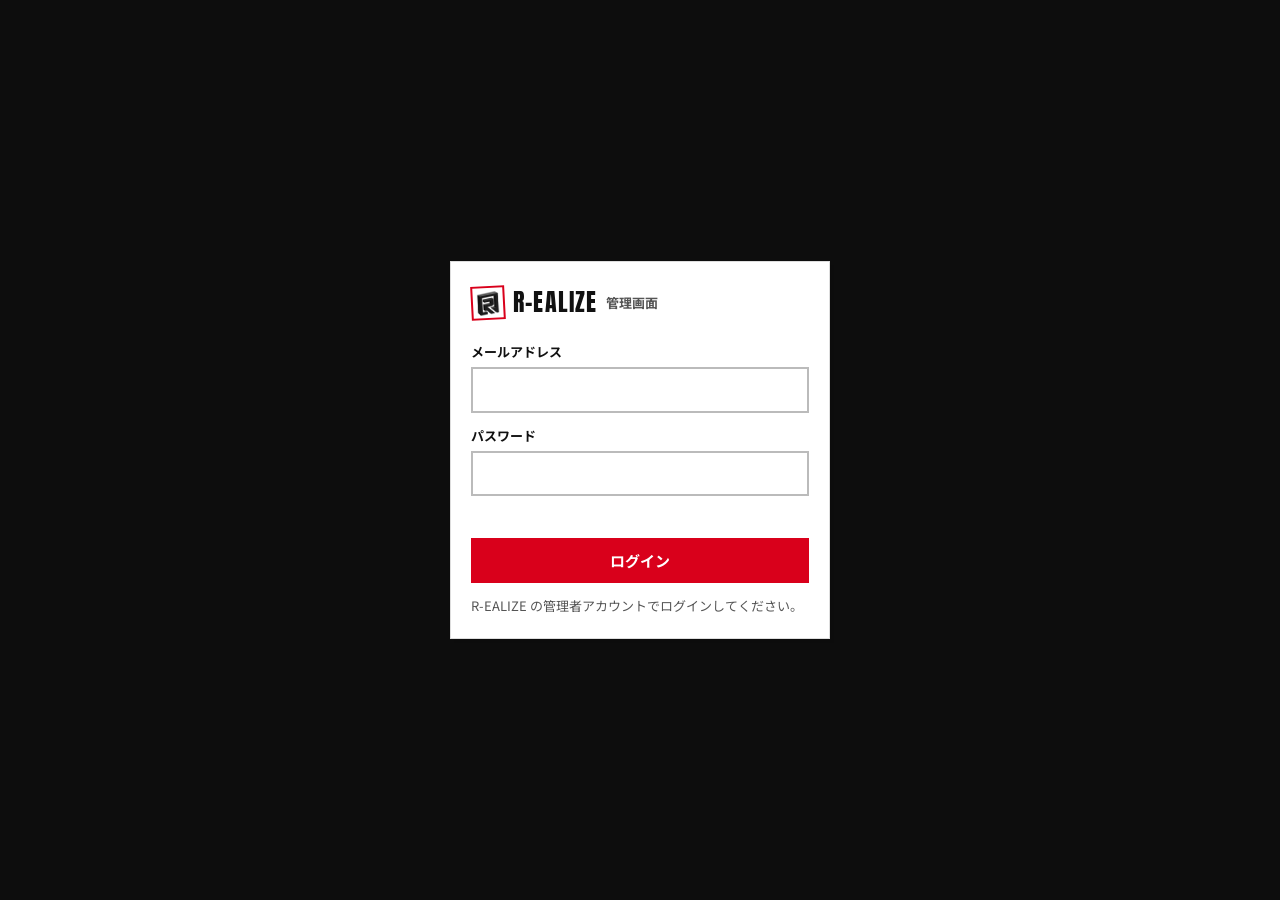
<file: frontend/admin/index.html>
<!DOCTYPE html>
<html lang="ja">
<head>
  <meta charset="UTF-8">
  <meta name="viewport" content="width=device-width, initial-scale=1.0">
  <title>管理画面 | R-EALIZE</title>
  <meta name="robots" content="noindex, nofollow">
  <link rel="preconnect" href="https://fonts.googleapis.com">
  <link rel="preconnect" href="https://fonts.gstatic.com" crossorigin>
  <link href="https://fonts.googleapis.com/css2?family=Anton&family=Noto+Sans+JP:wght@500;700;900&display=swap" rel="stylesheet">
  <link rel="stylesheet" href="css/admin.css?v=20261121a">
</head>
<body>

  <!-- ログイン -->
  <main class="login-view" id="loginView" hidden>
    <form class="card login-card" id="loginForm" novalidate>
      <div class="login-brand"><span class="mark"><img src="../user/img/logo.png" alt="" width="22" height="25"></span><span class="en">R-EALIZE</span><small>管理画面</small></div>
      <label class="field"><span>メールアドレス</span><input type="email" name="email" autocomplete="username" required></label>
      <label class="field"><span>パスワード</span><input type="password" name="password" autocomplete="current-password" required></label>
      <p class="form-msg" id="loginMsg" role="status" aria-live="polite"></p>
      <button type="submit" class="btn btn-red btn-block">ログイン</button>
      <p class="login-note">R-EALIZE の管理者アカウントでログインしてください。</p>
    </form>
  </main>

  <!-- 管理画面 -->
  <div class="app" id="appView" hidden>
    <header class="topbar">
      <div class="topbar-in">
        <div class="brand"><span class="mark"><img src="../user/img/logo.png" alt="" width="22" height="25"></span><span class="en">R-EALIZE</span><small>管理画面</small></div>
        <nav class="tabs" aria-label="管理メニュー">
          <button type="button" class="tab is-active" data-view="dashboard">ダッシュボード</button>
          <button type="button" class="tab" data-view="applications">申込<span class="tab-badge" id="waitingBadge" hidden></span></button>
          <button type="button" class="tab" data-view="users">受講生</button>
        </nav>
        <div class="topbar-right">
          <button type="button" class="btn btn-white btn-sm" id="reloadBtn">最新にする</button>
          <button type="button" class="btn btn-dark btn-sm" id="logoutBtn">ログアウト</button>
        </div>
      </div>
    </header>

    <main class="main">
      <p class="notice" id="notice" role="status" aria-live="polite" hidden></p>

      <!-- ダッシュボード -->
      <section class="view" data-view="dashboard">
        <h1 class="view-title">ダッシュボード</h1>
        <div class="kpis">
          <div class="kpi"><p class="kpi-label">入金待ち</p><p class="kpi-value" id="kpiWaiting">0</p><p class="kpi-sub" id="kpiWaitingSub"></p></div>
          <div class="kpi"><p class="kpi-label">今月の売上（発行した分）</p><p class="kpi-value" id="kpiSales">¥0</p><p class="kpi-sub" id="kpiSalesSub"></p></div>
          <div class="kpi"><p class="kpi-label">利用中の受講生</p><p class="kpi-value" id="kpiUsers">0</p><p class="kpi-sub" id="kpiUsersSub"></p></div>
        </div>
        <div class="card">
          <h2 class="card-title">分野ごとの受講生（利用中）</h2>
          <div class="bars" id="fieldBars"></div>
        </div>
      </section>

      <!-- 申込 -->
      <section class="view" data-view="applications" hidden>
        <h1 class="view-title">申込</h1>
        <div class="toolbar">
          <div class="chips" id="statusChips">
            <button type="button" class="chip is-active" data-status="awaiting_payment">入金待ち <b data-count="awaiting_payment">0</b></button>
            <button type="button" class="chip" data-status="issued">発行済み <b data-count="issued">0</b></button>
            <button type="button" class="chip" data-status="expired">期限切れ <b data-count="expired">0</b></button>
            <button type="button" class="chip" data-status="cancelled">キャンセル <b data-count="cancelled">0</b></button>
            <button type="button" class="chip" data-status="">すべて <b data-count="all">0</b></button>
          </div>
          <input type="search" class="search" id="appSearch" placeholder="申込番号・名前・メールで探す" aria-label="申込を探す">
        </div>
        <div class="table-wrap">
          <table class="data-table">
            <thead><tr><th>申込日</th><th>申込番号</th><th>お名前・メール</th><th>分野</th><th>金額</th><th>支払期限</th><th>状態</th><th>操作</th></tr></thead>
            <tbody id="appRows"></tbody>
          </table>
          <p class="empty" id="appEmpty" hidden>該当する申込はありません。</p>
        </div>
        <p class="hint">振込名義の前に、申込番号の最後の4文字が付いています（例：RZ-20261119-<b>K7Q2</b> → 「K7Q2 ヤマダ タロウ」）。入金を確かめたら「発行」を押してください。発行メールが自動で届きます。</p>
      </section>

      <!-- 受講生 -->
      <section class="view" data-view="users" hidden>
        <h1 class="view-title">受講生</h1>
        <div class="toolbar">
          <input type="search" class="search" id="userSearch" placeholder="名前・メールで探す" aria-label="受講生を探す">
        </div>
        <div class="table-wrap">
          <table class="data-table">
            <thead><tr><th>お名前・メール</th><th>状態</th><th>分野</th><th>発行日</th><th>最後のログイン</th><th>操作</th></tr></thead>
            <tbody id="userRows"></tbody>
          </table>
          <p class="empty" id="userEmpty" hidden>受講生はまだいません。</p>
        </div>
        <p class="hint">「分野を追加」は、受講生から追加の入金があったときなどに使います（メールは送られません）。</p>
      </section>
    </main>
  </div>

  <!-- 確認のダイアログ -->
  <div class="modal" id="confirmModal" hidden>
    <div class="modal-card" role="dialog" aria-modal="true" aria-labelledby="confirmTitle">
      <h2 class="modal-title" id="confirmTitle"></h2>
      <div class="modal-body" id="confirmBody"></div>
      <label class="field" id="confirmNoteWrap" hidden><span>メモ（キャンセルの理由など）</span><input type="text" id="confirmNote" maxlength="200"></label>
      <div class="modal-actions">
        <button type="button" class="btn btn-white" id="confirmNo">やめる</button>
        <button type="button" class="btn btn-red" id="confirmYes">実行する</button>
      </div>
    </div>
  </div>

  <script src="../user/js/config.js?v=20261119c"></script>
  <script src="../user/js/common.js?v=20261119c"></script>
  <script src="js/admin.js?v=20261119c"></script>
</body>
</html>
</file>
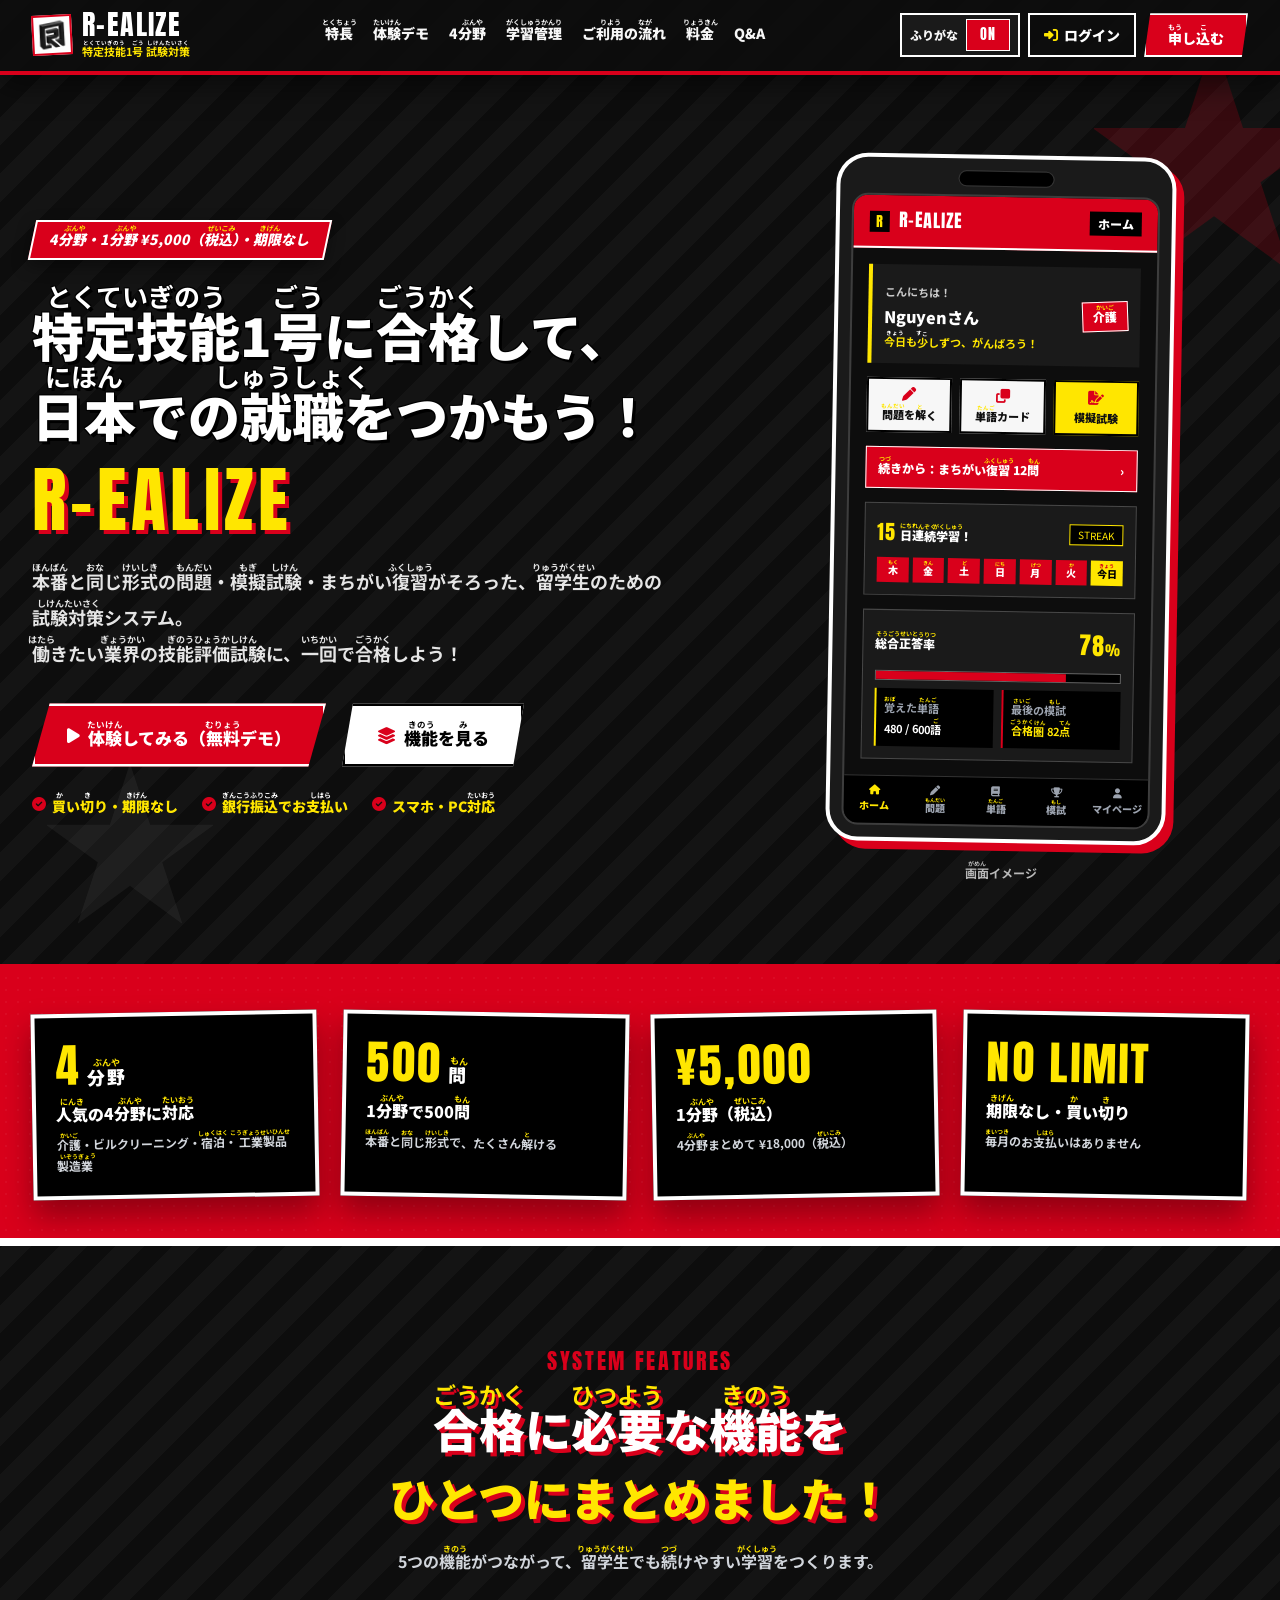
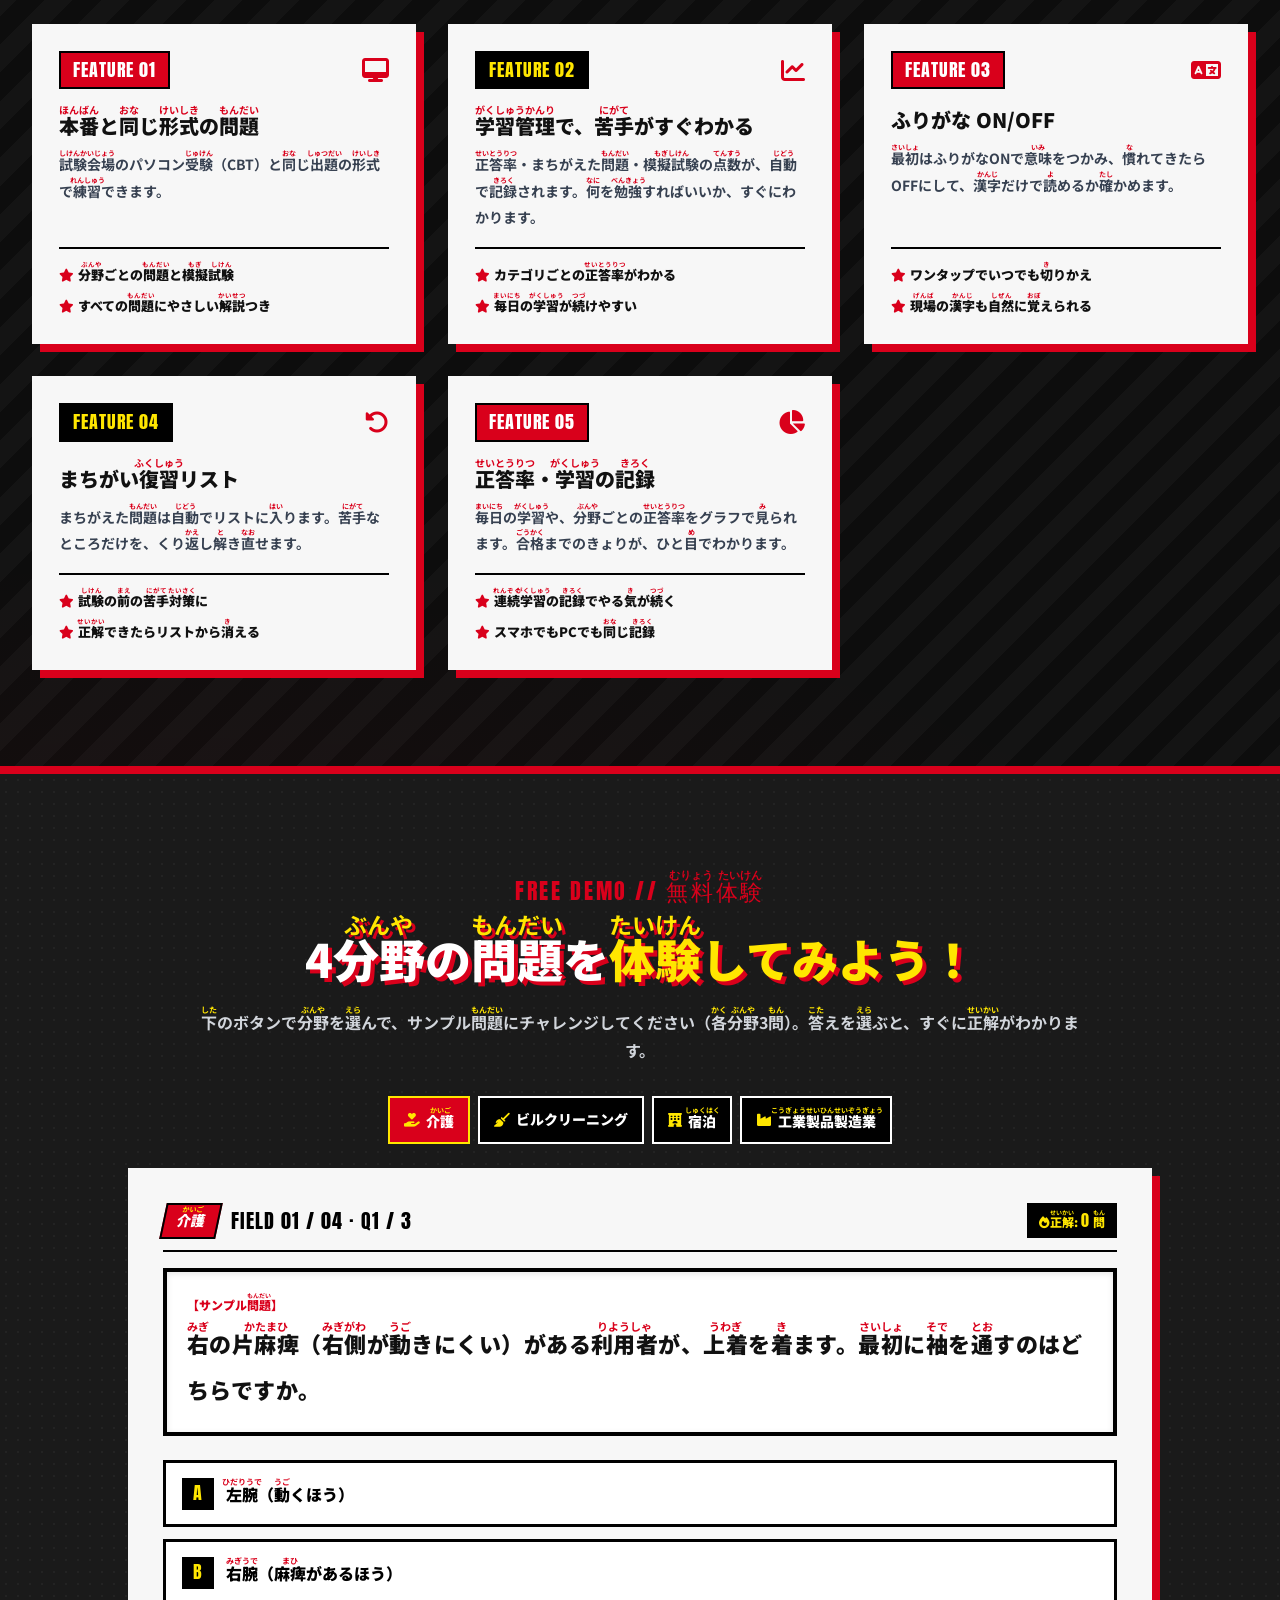
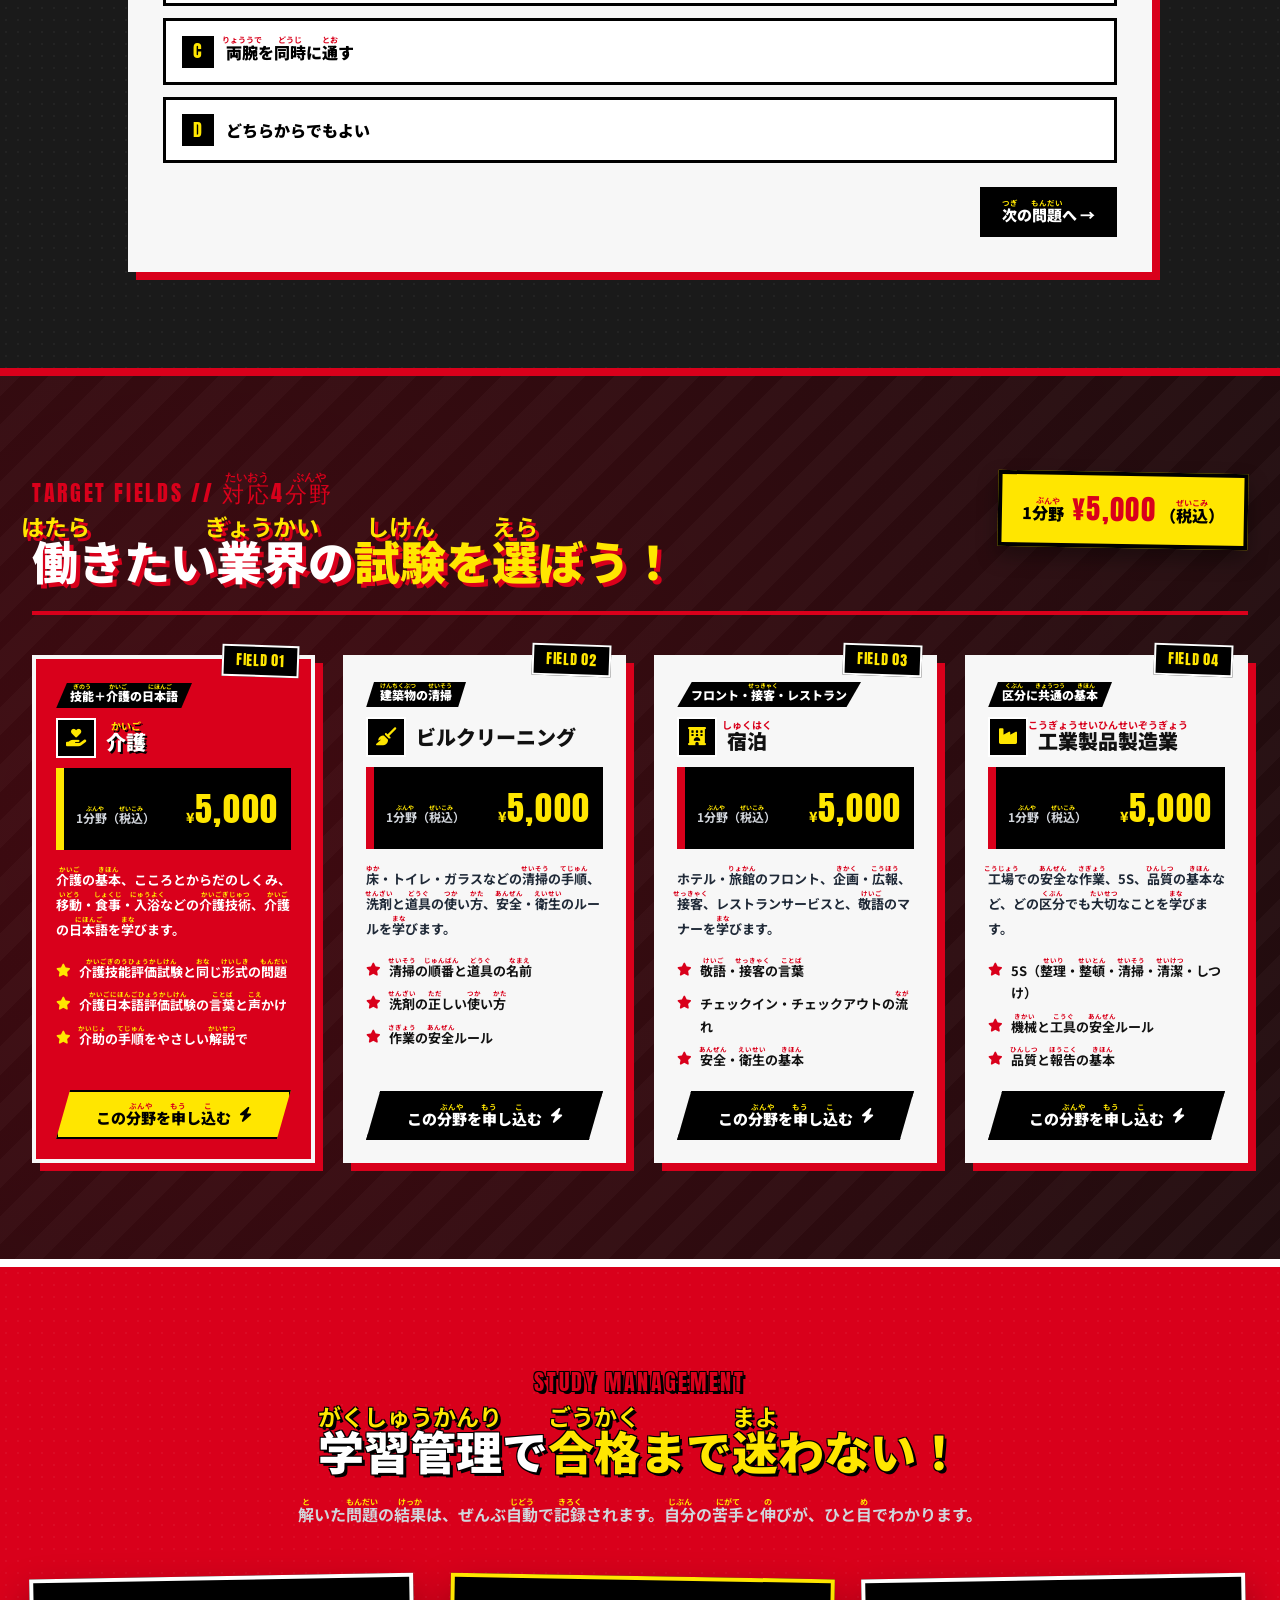
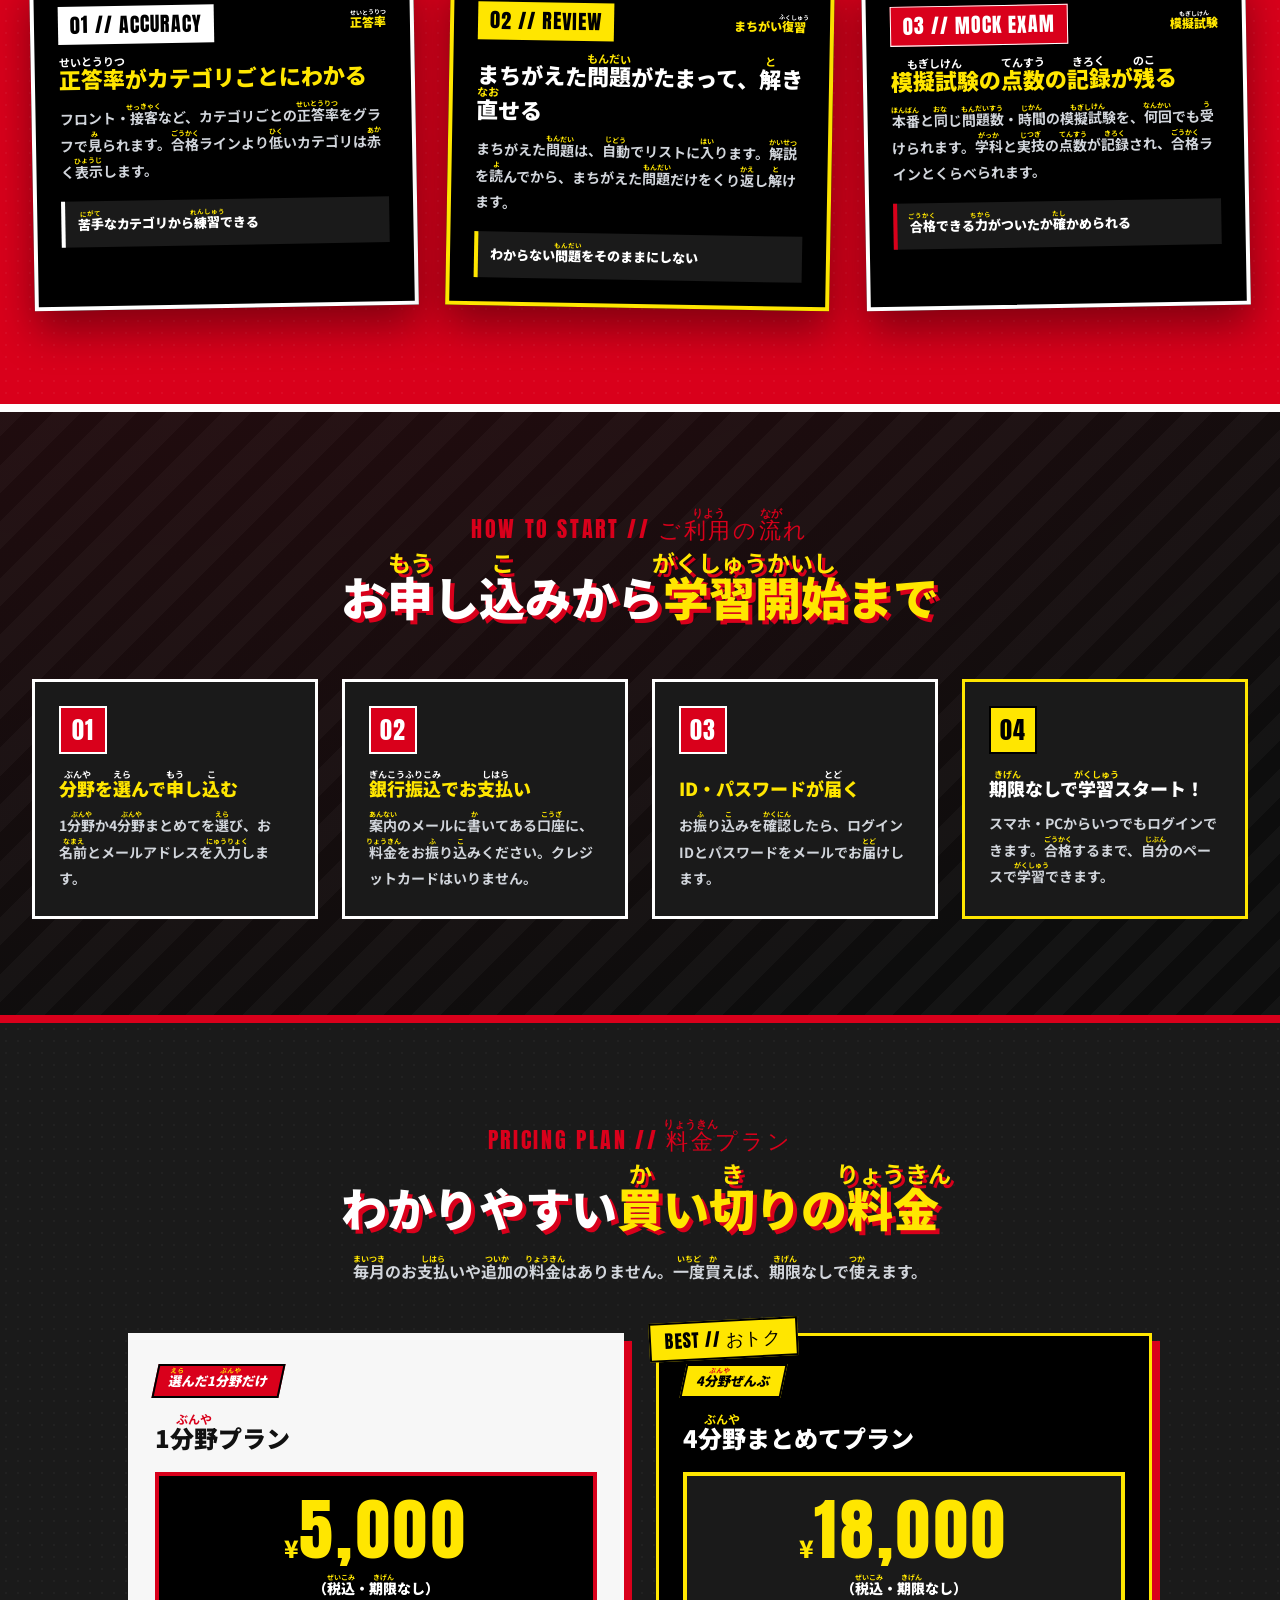
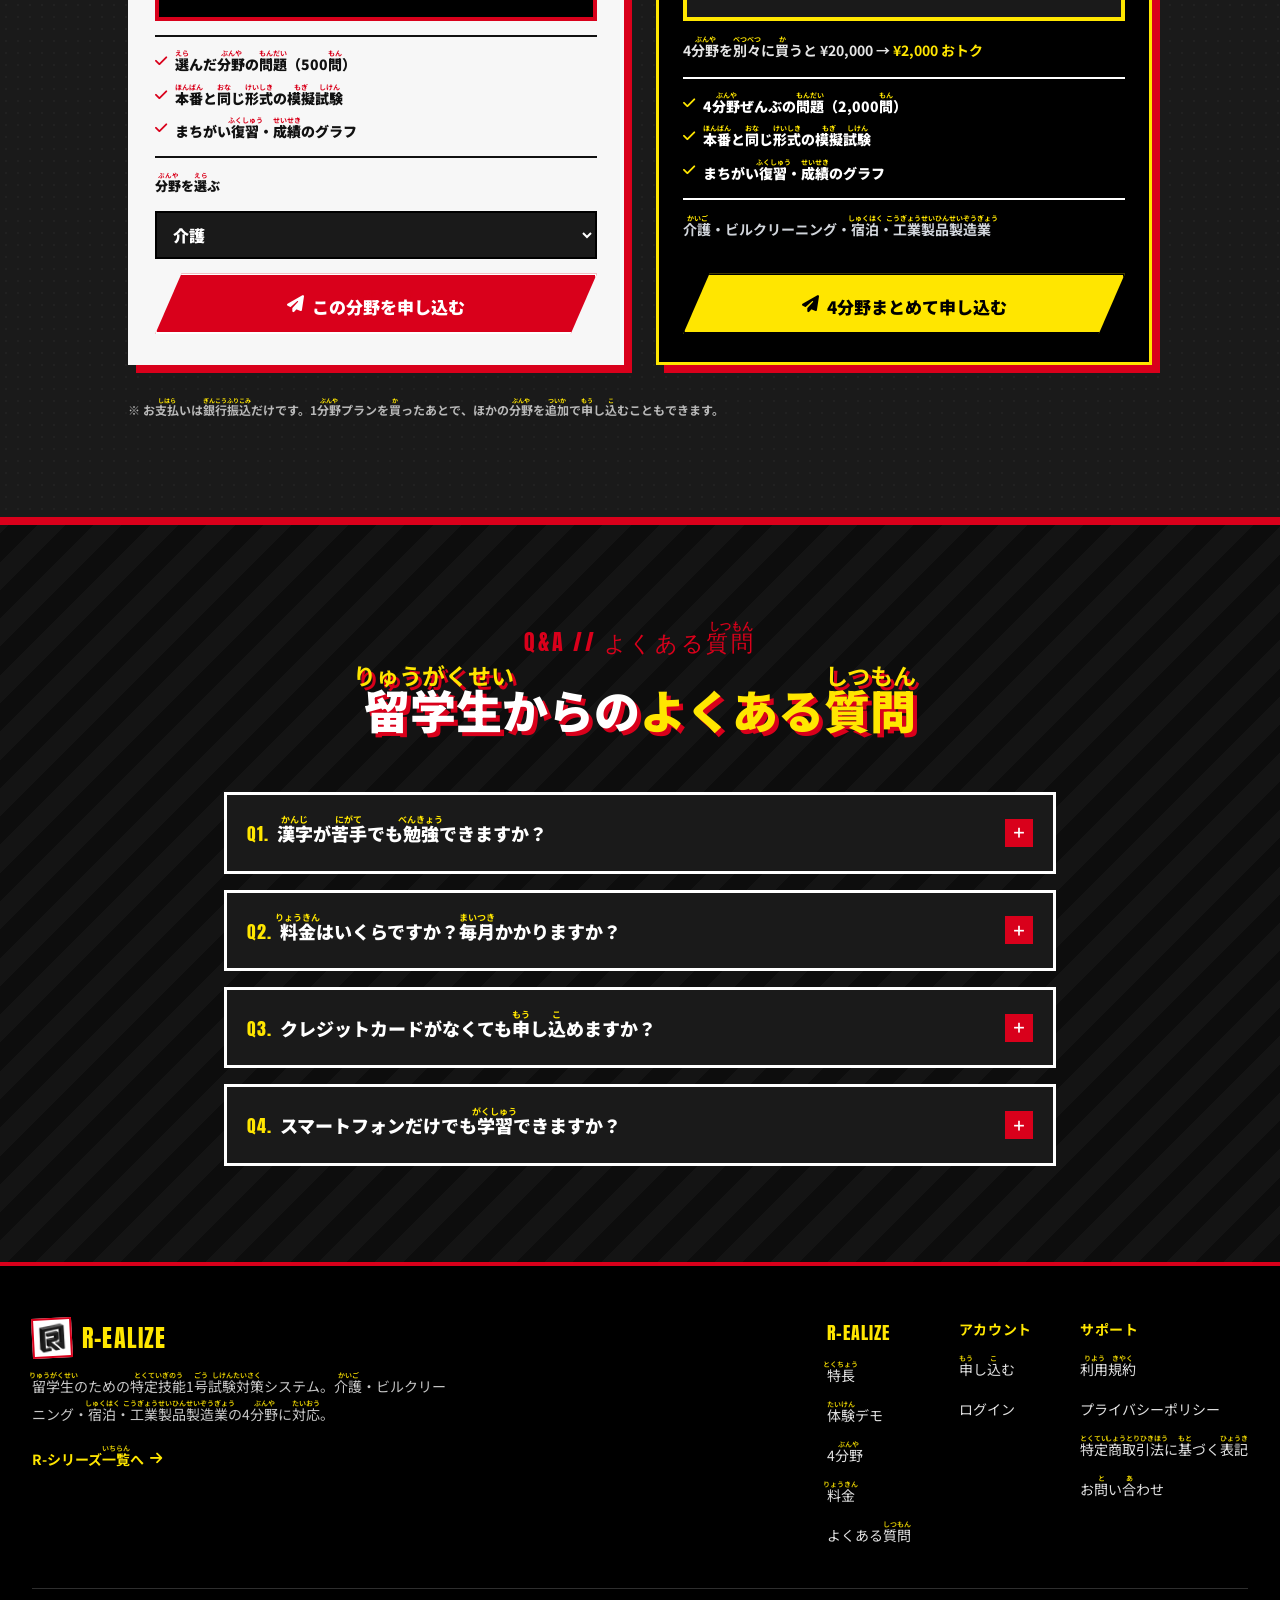
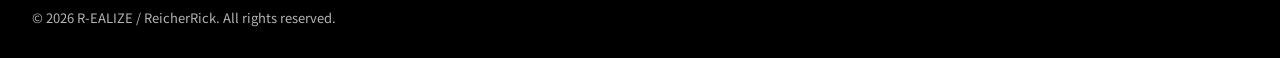
<file: frontend/user/index.html>
<!DOCTYPE html>
<html lang="ja">
<head>
  <meta charset="UTF-8">
  <meta name="viewport" content="width=device-width, initial-scale=1.0">
  <title>R-EALIZE | 留学生向け 特定技能1号 試験対策システム</title>
  <meta name="description" content="R-EALIZE は、留学生のための特定技能1号の試験対策システムです。介護・ビルクリーニング・宿泊・工業製品製造業の4分野。1分野 ¥5,000（税込）、買い切り・期限なし。">
  <meta name="theme-color" content="#0D0D0D">
  <link rel="preconnect" href="https://fonts.googleapis.com">
  <link rel="preconnect" href="https://fonts.gstatic.com" crossorigin>
  <link href="https://fonts.googleapis.com/css2?family=Anton&family=Noto+Sans+JP:wght@500;700;900&display=swap" rel="stylesheet">
  <link rel="stylesheet" href="https://cdnjs.cloudflare.com/ajax/libs/font-awesome/6.5.1/css/all.min.css">
  <link rel="stylesheet" href="css/lp.css?v=20261121b">
  <link rel="stylesheet" href="css/auth.css?v=20261119c">
</head>
<body id="top">

  <!-- カットイン（体験デモで正解・不正解のとき） -->
  <div id="cutin" class="cutin" hidden aria-hidden="true">
    <div id="cutin-banner" class="cutin-banner">
      <div class="halftone"></div>
      <span id="cutin-sub" class="cutin-sub en">CORRECT!</span>
      <p id="cutin-main" class="cutin-main en">NICE!</p>
      <p id="cutin-desc" class="cutin-desc"></p>
    </div>
  </div>

  <!-- 申込（受付の準備中） -->
  <div id="apply-modal" class="modal" hidden>
    <div class="modal-card light box" role="dialog" aria-modal="true" aria-labelledby="apply-title">
      <div class="modal-ribbon en">APPLY // <ruby>申込<rt>もうしこみ</rt></ruby></div>
      <button type="button" id="apply-close" class="modal-close" data-close aria-label="閉じる">✕</button>
      <h3 id="apply-title" class="modal-title"><ruby>受付<rt>うけつけ</rt></ruby>の<ruby>準備中<rt>じゅんびちゅう</rt></ruby>です</h3>
      <p class="modal-text">
        R-EALIZE は、いま<ruby>申<rt>もう</rt></ruby>し<ruby>込<rt>こ</rt></ruby>みの<ruby>受付<rt>うけつけ</rt></ruby>を<ruby>準備<rt>じゅんび</rt></ruby>しています。<ruby>受付<rt>うけつけ</rt></ruby>を<ruby>始<rt>はじ</rt></ruby>めるまで、もう<ruby>少<rt>すこ</rt></ruby>しお<ruby>待<rt>ま</rt></ruby>ちください。
      </p>
      <div class="modal-plan dark">
        <div class="modal-plan-label">SELECTED // <ruby>選<rt>えら</rt></ruby>んだプラン</div>
        <div id="apply-plan" class="modal-plan-name"></div>
        <div id="apply-price" class="modal-plan-price en"></div>
        <div class="modal-plan-note"><ruby>買<rt>か</rt></ruby>い<ruby>切<rt>き</rt></ruby>り・<ruby>期限<rt>きげん</rt></ruby>なし・<ruby>銀行<rt>ぎんこう</rt></ruby><ruby>振込<rt>ふりこみ</rt></ruby></div>
      </div>
      <div class="modal-actions">
        <a class="btn btn-red btn-clip" href="https://jprojectsriki-cpu.github.io/rikis_collection/#contact" target="_blank" rel="noopener">
          <i class="fa-solid fa-envelope" aria-hidden="true"></i><span>お<ruby>問<rt>と</rt></ruby>い<ruby>合<rt>あ</rt></ruby>わせ</span>
        </a>
        <button type="button" id="apply-back" class="btn btn-gray" data-close><span><ruby>戻<rt>もど</rt></ruby>る</span></button>
      </div>
    </div>
  </div>

  <!-- 申込フォーム（config.js の APPLY_OPEN が true のとき） -->
  <div id="applyform-modal" class="modal" hidden>
    <div class="modal-card apply-card light box" role="dialog" aria-modal="true" aria-labelledby="applyform-title">
      <div class="modal-ribbon en">APPLY // <ruby>申込<rt>もうしこみ</rt></ruby></div>
      <button type="button" class="modal-close" data-close aria-label="閉じる">✕</button>
      <h3 id="applyform-title" class="modal-title">お<ruby>申<rt>もう</rt></ruby>し<ruby>込<rt>こ</rt></ruby>み</h3>

      <div id="applyDone" class="apply-done" hidden></div>

      <form id="applyForm" novalidate>
        <fieldset class="apply-group">
          <legend><span class="step-no">01</span><span><ruby>分野<rt>ぶんや</rt></ruby></span></legend>
          <div class="plan-radios">
            <label><input type="radio" name="plan" value="kaigo" checked><span><span><ruby>介護<rt>かいご</rt></ruby></span><b>¥5,000</b></span></label>
            <label><input type="radio" name="plan" value="building"><span><span>ビルクリーニング</span><b>¥5,000</b></span></label>
            <label><input type="radio" name="plan" value="accommodation"><span><span><ruby>宿泊<rt>しゅくはく</rt></ruby></span><b>¥5,000</b></span></label>
            <label><input type="radio" name="plan" value="manufacturing"><span><span><ruby>工業製品製造業<rt>こうぎょうせいひんせいぞうぎょう</rt></ruby></span><b>¥5,000</b></span></label>
            <label class="is-bundle"><input type="radio" name="plan" value="all"><span><span>4<ruby>分野<rt>ぶんや</rt></ruby>まとめて</span><b>¥18,000</b></span></label>
          </div>
          <p class="note-small"><ruby>税込<rt>ぜいこみ</rt></ruby>・<ruby>買<rt>か</rt></ruby>い<ruby>切<rt>き</rt></ruby>り・<ruby>期限<rt>きげん</rt></ruby>なし</p>
        </fieldset>

        <fieldset class="apply-group">
          <legend><span class="step-no">02</span><span>お<ruby>支払<rt>しはら</rt></ruby>い<ruby>方法<rt>ほうほう</rt></ruby></span></legend>
          <div class="pay-fixed"><i class="fa-solid fa-building-columns" aria-hidden="true"></i><span><ruby>銀行<rt>ぎんこう</rt></ruby><ruby>振込<rt>ふりこみ</rt></ruby></span></div>
          <p class="note-small">※ お<ruby>申<rt>もう</rt></ruby>し<ruby>込<rt>こ</rt></ruby>みのあと、<ruby>振込先<rt>ふりこみさき</rt></ruby>の<ruby>口座<rt>こうざ</rt></ruby>をメールでお<ruby>知<rt>し</rt></ruby>らせします。お<ruby>申<rt>もう</rt></ruby>し<ruby>込<rt>こ</rt></ruby>みから<ruby>7日<rt>なのか</rt></ruby><ruby>以内<rt>いない</rt></ruby>にお<ruby>振<rt>ふ</rt></ruby>り<ruby>込<rt>こ</rt></ruby>みください。<ruby>振込<rt>ふりこみ</rt></ruby><ruby>手数料<rt>てすうりょう</rt></ruby>はお<ruby>客様<rt>きゃくさま</rt></ruby>のご<ruby>負担<rt>ふたん</rt></ruby>です。</p>
        </fieldset>

        <fieldset class="apply-group">
          <legend><span class="step-no">03</span><span>アカウントの<ruby>情報<rt>じょうほう</rt></ruby></span></legend>
          <label class="field"><span>お<ruby>名前<rt>なまえ</rt></ruby></span><input type="text" name="name" maxlength="50" autocomplete="name" required></label>
          <label class="field"><span>メールアドレス</span><input type="email" name="email" maxlength="200" autocomplete="email" required></label>
          <label class="field"><span>パスワード（8〜64<ruby>文字<rt>もじ</rt></ruby>）</span>
            <span class="pw-wrap"><input type="password" name="password" minlength="8" maxlength="64" autocomplete="new-password" required><button type="button" class="pw-toggle" data-pw-toggle aria-pressed="false"><span><ruby>表示<rt>ひょうじ</rt></ruby></span></button></span>
          </label>
          <label class="field"><span>パスワード（<ruby>確認<rt>かくにん</rt></ruby>）</span><input type="password" name="passwordConfirm" minlength="8" maxlength="64" autocomplete="new-password" required></label>
          <div class="hp" aria-hidden="true"><label>website<input type="text" name="website" tabindex="-1" autocomplete="off"></label></div>
          <label class="agree"><input type="checkbox" name="agree" required><span><button type="button" class="link-btn" data-open="terms-modal"><ruby>利用<rt>りよう</rt></ruby><ruby>規約<rt>きやく</rt></ruby></button>と<button type="button" class="link-btn" data-open="privacy-modal">プライバシーポリシー</button>に<ruby>同意<rt>どうい</rt></ruby>する</span></label>
        </fieldset>

        <p class="form-msg" id="applyMsg" role="status" aria-live="polite"></p>
        <button type="submit" class="btn btn-red btn-clip btn-block btn-lg"><span>この<ruby>内容<rt>ないよう</rt></ruby>で<ruby>申<rt>もう</rt></ruby>し<ruby>込<rt>こ</rt></ruby>む</span><i class="fa-solid fa-paper-plane" aria-hidden="true"></i></button>
      </form>
    </div>
  </div>

  <!-- 特定商取引法に基づく表記 -->
  <div id="law-modal" class="modal" hidden>
    <div class="modal-card doc-card light" role="dialog" aria-modal="true" aria-labelledby="law-title">
      <button type="button" class="modal-close" data-close aria-label="閉じる">✕</button>
      <h3 id="law-title" class="modal-title"><ruby>特定<rt>とくてい</rt></ruby><ruby>商取引法<rt>しょうとりひきほう</rt></ruby>に<ruby>基<rt>もと</rt></ruby>づく<ruby>表記<rt>ひょうき</rt></ruby></h3>
      <dl class="law">
      <div><dt>販売事業者名</dt><dd>ReicherRick</dd></div>
      <div><dt>代表者</dt><dd>中村 力</dd></div>
      <div><dt>所在地</dt><dd>〒902-0062 沖縄県那覇市字松川362番地9　シティテラス松川402号</dd></div>
      <div><dt>電話番号</dt><dd>080-9107-4916</dd></div>
      <div><dt>販売価格</dt><dd>1分野 ¥5,000（税込）／4分野まとめて ¥18,000（税込）。どちらも買い切り・期限なし</dd></div>
      <div><dt>お支払い方法</dt><dd>銀行振込のみ（振込手数料はお客様のご負担）</dd></div>
      <div><dt>お支払い時期</dt><dd>お申し込みから7日以内</dd></div>
      <div><dt>サービスの提供時期</dt><dd>入金を確認し、アカウントを発行した時点から、期限なくご利用いただけます。</dd></div>
      <div><dt>返金</dt><dd>アカウント発行前は全額を返金します。発行後は、原則として返金できません。</dd></div>
      <div><dt>お問い合わせ</dt><dd><a href="https://jprojectsriki-cpu.github.io/rikis_collection/#contact" target="_blank" rel="noopener">お問い合わせページ</a></dd></div>
      </dl>
    </div>
  </div>

  <!-- 利用規約 -->
  <div id="terms-modal" class="modal" hidden>
    <div class="modal-card doc-card light" role="dialog" aria-modal="true" aria-labelledby="terms-title">
      <button type="button" class="modal-close" data-close aria-label="閉じる">✕</button>
      <h3 id="terms-title" class="modal-title"><ruby>利用<rt>りよう</rt></ruby><ruby>規約<rt>きやく</rt></ruby></h3>
      <div class="doc-body">
        <p>この利用規約（以下「本規約」といいます。）は、ReicherRick（以下「当方」といいます。）が提供する特定技能1号の試験対策サービス「R-EALIZE」（以下「本サービス」といいます。）の利用条件を定めるものです。登録ユーザーの皆様（以下「ユーザー」といいます。）には、本規約に従って本サービスをご利用いただきます。</p>
        <h4>第1条（適用）</h4>
        <ol>
          <li>本規約は、ユーザーと当方との間の本サービスの利用に関わる一切の関係に適用されるものとします。</li>
          <li>当方は本サービスに関し、本規約のほか、ご利用にあたってのルール等、各種の規定（以下「個別規定」といいます。）をすることがあります。これら個別規定はその名称のいかんに関わらず、本規約の一部を構成するものとします。</li>
        </ol>
        <h4>第2条（利用登録）</h4>
        <ol>
          <li>本サービスにおいては、登録希望者が本規約に同意の上、当方の定める方法によって利用登録を申請し、当方がこれを承認することによって、利用登録が完了するものとします。</li>
          <li>当方は、利用登録の申請者に以下の事由があると判断した場合、利用登録の申請を承認しないことがあり、その理由については一切の開示義務を負わないものとします。
            <ul>
              <li>利用登録の申請に際して虚偽の事項を届け出た場合</li>
              <li>本規約に違反したことがある者からの申請である場合</li>
              <li>その他、当方が利用登録を相当でないと判断した場合</li>
            </ul>
          </li>
        </ol>
        <h4>第3条（ユーザーIDおよびパスワードの管理）</h4>
        <ol>
          <li>ユーザーは、自己の責任において、本サービスのユーザーIDおよびパスワードを適切に管理するものとします。</li>
          <li>ユーザーは、いかなる場合にも、ユーザーIDおよびパスワードを第三者に譲渡または貸与し、もしくは第三者と共用することはできません。</li>
        </ol>
        <h4>第4条（利用料金および支払方法）</h4>
        <ol>
          <li>ユーザーは、本サービスの有料対価として、当方が別途定め本ウェブサイトに表示する分野ごとの利用料金（1分野 5,000円、4分野まとめて 18,000円。いずれも税込）を、当方が指定する方法（銀行振込）により支払うものとします。振込手数料はユーザーの負担とします。</li>
          <li>お申し込みから7日以内に入金を確認できない場合、お申し込みは自動的に取り消されます。</li>
          <li>利用期間の定めはありません。当方が入金を確認し、アカウントを発行した日から、お申し込みの分野を期限なく利用できます。更新の利用料金はありません。</li>
        </ol>
        <h4>第5条（返金）</h4>
        <ol>
          <li>アカウントを発行する前であれば、お支払いいただいた利用料金の全額を返金します。</li>
          <li>アカウントを発行したあとは、原則として返金しません。</li>
        </ol>
        <h4>第6条（禁止事項）</h4>
        <p>ユーザーは、本サービスの利用にあたり、以下の行為をしてはなりません。</p>
        <ul>
          <li>法令または公序良俗に違反する行為</li>
          <li>犯罪行為に関連する行為</li>
          <li>当方のサーバーまたはネットワークの機能を破壊したり、妨害したりする行為</li>
          <li>当方のサービスの運営を妨害するおそれのある行為</li>
          <li>他のユーザーに関する個人情報等を収集または蓄積する行為</li>
          <li>不正アクセスをし、またはこれを試みる行為</li>
          <li>本サービスのコンテンツ（教材データ等）を無断で転載、複製、配布する行為</li>
        </ul>
        <h4>第7条（免責事項・サービス変更・終了）</h4>
        <ol>
          <li>当方は、本サービスに事実上または法律上の瑕疵（安全性、信頼性、正確性、完全性、有効性、特定の目的への適合性、セキュリティ等に関する欠陥、エラーやバグ、権利侵害等を含みます。）がないことを明示的にも黙示的にも保証しておりません。</li>
          <li>当方は、ユーザーに通知することなく、本サービスの内容を変更しまたは本サービスの提供を中止することができるものとし、これによってユーザーに生じた損害について一切の責任を負いません。</li>
          <li>本サービスは学習を支援するものであり、特定技能1号評価試験の合格を保証するものではありません。</li>
        </ol>
        <p class="doc-date">制定日：2026年11月19日</p>
      </div>
    </div>
  </div>

  <!-- プライバシーポリシー -->
  <div id="privacy-modal" class="modal" hidden>
    <div class="modal-card doc-card light" role="dialog" aria-modal="true" aria-labelledby="privacy-title">
      <button type="button" class="modal-close" data-close aria-label="閉じる">✕</button>
      <h3 id="privacy-title" class="modal-title">プライバシーポリシー</h3>
      <div class="doc-body">
        <p>ReicherRick（以下「当方」といいます。）は、本ウェブサイト上で提供するサービス「R-EALIZE」（以下「本サービス」といいます。）における、ユーザーの個人情報の取扱いについて、以下のとおりプライバシーポリシー（以下「本ポリシー」といいます。）を定め、適切な保護に努めます。</p>
        <h4>第1条（収集する個人情報）</h4>
        <ul>
          <li>ユーザー識別情報：お名前、メールアドレス、パスワード（ハッシュ化して保存し、元のパスワードは保存しません）</li>
          <li>決済関連情報：お支払いの状況（入金の有無・入金日。当方はお客様の口座番号などの口座情報を保存しません）</li>
          <li>利用履歴情報：学習の進み具合などの学習データ</li>
        </ul>
        <h4>第2条（個人情報の利用目的）</h4>
        <ul>
          <li>本サービスの提供・運営のため</li>
          <li>ユーザーからの問い合わせに回答するため（本人確認を行うことを含む）</li>
          <li>利用料金の請求および入金確認のため</li>
          <li>アカウント発行や重要なお知らせのメールを送付するため</li>
          <li>利用規約に違反したユーザーの特定や、不正利用を防止するため</li>
        </ul>
        <p>当方は、ユーザーが入力した内容を、AI の学習には使いません。</p>
        <h4>第3条（個人情報の第三者提供）</h4>
        <p>当方は、次に掲げる場合を除いて、あらかじめユーザーの同意を得ることなく、第三者に個人情報を提供することはありません。</p>
        <ul>
          <li>法令に基づく場合</li>
          <li>人の生命、身体または財産の保護のために必要がある場合であって、本人の同意を得ることが困難であるとき</li>
          <li>国の機関もしくは地方公共団体またはその委託を受けた者が法令の定める事務を遂行することに対して協力する必要がある場合</li>
        </ul>
        <h4>第4条（外部サービスの利用）</h4>
        <p>データの保存およびメールの送信に、Googleのサービス（Google スプレッドシート／Apps Script）を利用しています。</p>
        <h4>第5条（安全管理措置）</h4>
        <p>当方は、個人情報の紛失、破壊、改ざんおよび漏洩などを防止するため、適切な情報セキュリティ対策を講じます。</p>
        <h4>第6条（個人情報の開示・訂正・削除）</h4>
        <p>ユーザーは、当方の保有する自己の個人情報について、当方が定める手続きにより、開示、訂正、追加または削除を請求することができます。</p>
        <h4>第7条（お問い合わせ窓口）</h4>
        <p>本ポリシーに関するお問い合わせは、<a href="https://jprojectsriki-cpu.github.io/rikis_collection/#contact" target="_blank" rel="noopener">お問い合わせフォーム</a>よりお願いいたします。</p>
        <p class="doc-date">制定日：2026年11月19日</p>
      </div>
    </div>
  </div>

  <!-- ヘッダー -->
  <header class="hd">
    <div class="hd-in container">
      <a href="#top" class="logo" aria-label="R-EALIZE トップへ">
        <span class="logo-mark"><img src="img/logo.png" alt="" width="26" height="30"></span>
        <span class="logo-text">
          <span class="logo-name en">R-EALIZE</span>
          <span class="logo-sub"><ruby>特定技能<rt>とくていぎのう</rt></ruby>1<ruby>号<rt>ごう</rt></ruby> <ruby>試験対策<rt>しけんたいさく</rt></ruby></span>
        </span>
      </a>

      <nav class="hd-nav" aria-label="メインメニュー">
        <a href="#features"><ruby>特長<rt>とくちょう</rt></ruby></a>
        <a href="#demo"><ruby>体験<rt>たいけん</rt></ruby>デモ</a>
        <a href="#fields">4<ruby>分野<rt>ぶんや</rt></ruby></a>
        <a href="#manage"><ruby>学習管理<rt>がくしゅうかんり</rt></ruby></a>
        <a href="#flow">ご<ruby>利用<rt>りよう</rt></ruby>の<ruby>流<rt>なが</rt></ruby>れ</a>
        <a href="#pricing"><ruby>料金<rt>りょうきん</rt></ruby></a>
        <a href="#faq">Q&amp;A</a>
      </nav>

      <div class="hd-actions">
        <div class="furi">
          <span class="furi-label">ふりがな</span>
          <button type="button" id="furigana-toggle" class="furi-btn en" aria-pressed="true" aria-label="ふりがなの表示">ON</button>
        </div>
        <a href="login.html" class="btn hd-login"><i class="fa-solid fa-right-to-bracket" aria-hidden="true"></i><span>ログイン</span></a>
        <a href="#pricing" class="btn btn-red btn-clip hd-apply"><span><ruby>申<rt>もう</rt></ruby>し<ruby>込<rt>こ</rt></ruby>む</span></a>
        <button type="button" id="menu-btn" class="menu-btn" aria-label="メニューを開く" aria-expanded="false" aria-controls="mobile-nav">
          <i id="menu-icon" class="fa-solid fa-bars" aria-hidden="true"></i>
        </button>
      </div>
    </div>

    <nav id="mobile-nav" class="m-nav" aria-label="スマホ用メニュー" hidden>
      <div class="m-nav-grid">
        <a href="#features"><ruby>特長<rt>とくちょう</rt></ruby></a>
        <a href="#demo"><ruby>体験<rt>たいけん</rt></ruby>デモ</a>
        <a href="#fields">4<ruby>分野<rt>ぶんや</rt></ruby></a>
        <a href="#manage"><ruby>学習管理<rt>がくしゅうかんり</rt></ruby></a>
        <a href="#flow">ご<ruby>利用<rt>りよう</rt></ruby>の<ruby>流<rt>なが</rt></ruby>れ</a>
        <a href="#pricing"><ruby>料金<rt>りょうきん</rt></ruby>プラン</a>
        <a href="#faq" class="span2">よくある<ruby>質問<rt>しつもん</rt></ruby>（Q&amp;A）</a>
        <a href="login.html" class="span2 m-nav-login"><i class="fa-solid fa-right-to-bracket" aria-hidden="true"></i><span>ログイン（<ruby>受講生<rt>じゅこうせい</rt></ruby>の<ruby>方<rt>かた</rt></ruby>）</span></a>
        <a href="#pricing" class="span2 m-nav-apply"><ruby>申<rt>もう</rt></ruby>し<ruby>込<rt>こ</rt></ruby>む</a>
      </div>
    </nav>
  </header>

  <main>

    <!-- 1. ヒーロー -->
    <section class="hero">
      <div class="hero-star hero-star-1" aria-hidden="true">★</div>
      <div class="hero-star hero-star-2" aria-hidden="true">★</div>

      <div class="hero-in container">
        <div class="hero-copy reveal">
          <div class="skew-tag">
            4<ruby>分野<rt>ぶんや</rt></ruby>・1<ruby>分野<rt>ぶんや</rt></ruby> ¥5,000（<ruby>税込<rt>ぜいこみ</rt></ruby>）・<ruby>期限<rt>きげん</rt></ruby>なし
          </div>

          <h1 class="hero-title stroke">
            <ruby>特定技能<rt>とくていぎのう</rt></ruby>1<ruby>号<rt>ごう</rt></ruby>に<ruby>合格<rt>ごうかく</rt></ruby>して、<br>
            <ruby>日本<rt>にほん</rt></ruby>での<ruby>就職<rt>しゅうしょく</rt></ruby>をつかもう！
            <span class="hero-name en stroke-red">R-EALIZE</span>
          </h1>

          <p class="hero-lead">
            <ruby>本番<rt>ほんばん</rt></ruby>と<ruby>同<rt>おな</rt></ruby>じ<ruby>形式<rt>けいしき</rt></ruby>の<ruby>問題<rt>もんだい</rt></ruby>・<ruby>模擬<rt>もぎ</rt></ruby><ruby>試験<rt>しけん</rt></ruby>・まちがい<ruby>復習<rt>ふくしゅう</rt></ruby>がそろった、<ruby>留学生<rt>りゅうがくせい</rt></ruby>のための<ruby>試験対策<rt>しけんたいさく</rt></ruby>システム。<br>
            <ruby>働<rt>はたら</rt></ruby>きたい<ruby>業界<rt>ぎょうかい</rt></ruby>の<ruby>技能評価試験<rt>ぎのうひょうかしけん</rt></ruby>に、<ruby>一<rt>いち</rt></ruby><ruby>回<rt>かい</rt></ruby>で<ruby>合格<rt>ごうかく</rt></ruby>しよう！
          </p>

          <div class="hero-btns">
            <a href="#demo" class="btn btn-red btn-clip btn-lg">
              <i class="fa-solid fa-play" aria-hidden="true"></i><span><ruby>体験<rt>たいけん</rt></ruby>してみる（<ruby>無料<rt>むりょう</rt></ruby>デモ）</span>
            </a>
            <a href="#features" class="btn btn-white btn-clip btn-lg">
              <i class="fa-solid fa-layer-group" aria-hidden="true"></i><span><ruby>機能<rt>きのう</rt></ruby>を<ruby>見<rt>み</rt></ruby>る</span>
            </a>
          </div>

          <ul class="hero-checks">
            <li><i class="fa-solid fa-circle-check" aria-hidden="true"></i><span><ruby>買<rt>か</rt></ruby>い<ruby>切<rt>き</rt></ruby>り・<ruby>期限<rt>きげん</rt></ruby>なし</span></li>
            <li><i class="fa-solid fa-circle-check" aria-hidden="true"></i><span><ruby>銀行<rt>ぎんこう</rt></ruby><ruby>振込<rt>ふりこみ</rt></ruby>でお<ruby>支払<rt>しはら</rt></ruby>い</span></li>
            <li><i class="fa-solid fa-circle-check" aria-hidden="true"></i><span>スマホ・PC<ruby>対応<rt>たいおう</rt></ruby></span></li>
          </ul>
        </div>

        <!-- スマホ画面の見本（あとで直す予定） -->
        <div class="hero-phone-wrap reveal" style="transition-delay:200ms">
          <div class="phone box">
            <div class="phone-notch"></div>
            <div class="phone-screen">
              <div class="ph-bar">
                <span class="en"><span class="ph-s">R</span> R-EALIZE</span>
                <span class="ph-chip">ホーム</span>
              </div>
              <div class="ph-body">
                <div class="ph-hello">
                  <div>
                    <span class="ph-small">こんにちは！</span>
                    <p class="ph-name">Nguyenさん</p>
                    <p class="ph-msg"><ruby>今日<rt>きょう</rt></ruby>も<ruby>少<rt>すこ</rt></ruby>しずつ、がんばろう！</p>
                  </div>
                  <span class="ph-field"><ruby>介護<rt>かいご</rt></ruby></span>
                </div>
                <div class="ph-menu">
                  <div class="light"><i class="fa-solid fa-pen" aria-hidden="true"></i><ruby>問題<rt>もんだい</rt></ruby>を<ruby>解<rt>と</rt></ruby>く</div>
                  <div class="light"><i class="fa-solid fa-clone" aria-hidden="true"></i><ruby>単語<rt>たんご</rt></ruby>カード</div>
                  <div class="light is-yellow"><i class="fa-solid fa-file-signature" aria-hidden="true"></i><ruby>模擬<rt>もぎ</rt></ruby><ruby>試験<rt>しけん</rt></ruby></div>
                </div>
                <div class="ph-continue">
                  <span><ruby>続<rt>つづ</rt></ruby>きから：まちがい<ruby>復習<rt>ふくしゅう</rt></ruby> 12<ruby>問<rt>もん</rt></ruby></span><span aria-hidden="true">›</span>
                </div>
                <div class="ph-card">
                  <div class="ph-row">
                    <p class="ph-streak"><b class="en">15</b><ruby>日<rt>にち</rt></ruby><ruby>連続<rt>れんぞく</rt></ruby><ruby>学習<rt>がくしゅう</rt></ruby>！</p>
                    <span class="ph-pill">STREAK</span>
                  </div>
                  <ol class="ph-week">
                    <li><ruby>木<rt>もく</rt></ruby></li><li><ruby>金<rt>きん</rt></ruby></li><li><ruby>土<rt>ど</rt></ruby></li><li><ruby>日<rt>にち</rt></ruby></li><li><ruby>月<rt>げつ</rt></ruby></li><li><ruby>火<rt>か</rt></ruby></li><li class="is-today"><ruby>今日<rt>きょう</rt></ruby></li>
                  </ol>
                </div>
                <div class="ph-card">
                  <div class="ph-row">
                    <span class="ph-label"><ruby>総合<rt>そうごう</rt></ruby><ruby>正答率<rt>せいとうりつ</rt></ruby></span>
                    <span class="ph-rate en">78<small>%</small></span>
                  </div>
                  <div class="ph-meter"><div style="width:78%"></div></div>
                  <div class="ph-2col">
                    <div class="is-y"><span><ruby>覚<rt>おぼ</rt></ruby>えた<ruby>単語<rt>たんご</rt></ruby></span><b>480 / 600<ruby>語<rt>ご</rt></ruby></b></div>
                    <div class="is-r"><span><ruby>最後<rt>さいご</rt></ruby>の<ruby>模試<rt>もし</rt></ruby></span><b class="t-yellow"><ruby>合格圏<rt>ごうかくけん</rt></ruby> 82<ruby>点<rt>てん</rt></ruby></b></div>
                  </div>
                </div>
              </div>
              <div class="ph-tabs">
                <span class="is-on"><i class="fa-solid fa-house" aria-hidden="true"></i>ホーム</span>
                <span><i class="fa-solid fa-pen" aria-hidden="true"></i><ruby>問題<rt>もんだい</rt></ruby></span>
                <span><i class="fa-solid fa-book" aria-hidden="true"></i><ruby>単語<rt>たんご</rt></ruby></span>
                <span><i class="fa-solid fa-trophy" aria-hidden="true"></i><ruby>模試<rt>もし</rt></ruby></span>
                <span><i class="fa-solid fa-user" aria-hidden="true"></i>マイページ</span>
              </div>
            </div>
          </div>
          <p class="phone-note"><ruby>画面<rt>がめん</rt></ruby>イメージ</p>
        </div>
      </div>
    </section>

    <!-- 2. スペック -->
    <section class="spec">
      <div class="halftone"></div>
      <div class="spec-grid container">
        <div class="spec-card dark reveal">
          <p class="spec-num en">4<small><ruby>分野<rt>ぶんや</rt></ruby></small></p>
          <p class="spec-title"><ruby>人気<rt>にんき</rt></ruby>の4<ruby>分野<rt>ぶんや</rt></ruby>に<ruby>対応<rt>たいおう</rt></ruby></p>
          <p class="spec-note"><ruby>介護<rt>かいご</rt></ruby>・ビルクリーニング・<ruby>宿泊<rt>しゅくはく</rt></ruby>・<ruby>工業製品製造業<rt>こうぎょうせいひんせいぞうぎょう</rt></ruby></p>
        </div>
        <div class="spec-card dark tilt-r reveal" style="transition-delay:100ms">
          <p class="spec-num en">500<small><ruby>問<rt>もん</rt></ruby></small></p>
          <p class="spec-title">1<ruby>分野<rt>ぶんや</rt></ruby>で500<ruby>問<rt>もん</rt></ruby></p>
          <p class="spec-note"><ruby>本番<rt>ほんばん</rt></ruby>と<ruby>同<rt>おな</rt></ruby>じ<ruby>形式<rt>けいしき</rt></ruby>で、たくさん<ruby>解<rt>と</rt></ruby>ける</p>
        </div>
        <div class="spec-card dark reveal" style="transition-delay:200ms">
          <p class="spec-num en">¥5,000</p>
          <p class="spec-title">1<ruby>分野<rt>ぶんや</rt></ruby>（<ruby>税込<rt>ぜいこみ</rt></ruby>）</p>
          <p class="spec-note">4<ruby>分野<rt>ぶんや</rt></ruby>まとめて ¥18,000（<ruby>税込<rt>ぜいこみ</rt></ruby>）</p>
        </div>
        <div class="spec-card dark tilt-r reveal" style="transition-delay:300ms">
          <p class="spec-num en">NO LIMIT</p>
          <p class="spec-title"><ruby>期限<rt>きげん</rt></ruby>なし・<ruby>買<rt>か</rt></ruby>い<ruby>切<rt>き</rt></ruby>り</p>
          <p class="spec-note"><ruby>毎月<rt>まいつき</rt></ruby>のお<ruby>支払<rt>しはら</rt></ruby>いはありません</p>
        </div>
      </div>
    </section>

    <!-- 3. 特長 -->
    <section id="features" class="sec container">
      <div class="sec-head reveal">
        <span class="sec-en en">SYSTEM FEATURES</span>
        <h2 class="sec-title stroke-red"><ruby>合格<rt>ごうかく</rt></ruby>に<ruby>必要<rt>ひつよう</rt></ruby>な<ruby>機能<rt>きのう</rt></ruby>を<br><span class="t-yellow">ひとつにまとめました！</span></h2>
        <p class="sec-lead">5つの<ruby>機能<rt>きのう</rt></ruby>がつながって、<ruby>留学生<rt>りゅうがくせい</rt></ruby>でも<ruby>続<rt>つづ</rt></ruby>けやすい<ruby>学習<rt>がくしゅう</rt></ruby>をつくります。</p>
      </div>

      <div class="feat-grid">
        <article class="feat light box reveal">
          <div class="feat-top"><span class="feat-no en">FEATURE 01</span><i class="fa-solid fa-desktop" aria-hidden="true"></i></div>
          <h3><ruby>本番<rt>ほんばん</rt></ruby>と<ruby>同<rt>おな</rt></ruby>じ<ruby>形式<rt>けいしき</rt></ruby>の<ruby>問題<rt>もんだい</rt></ruby></h3>
          <p><ruby>試験会場<rt>しけんかいじょう</rt></ruby>のパソコン<ruby>受験<rt>じゅけん</rt></ruby>（CBT）と<ruby>同<rt>おな</rt></ruby>じ<ruby>出題<rt>しゅつだい</rt></ruby>の<ruby>形式<rt>けいしき</rt></ruby>で<ruby>練習<rt>れんしゅう</rt></ruby>できます。</p>
          <ul>
            <li><i class="fa-solid fa-star" aria-hidden="true"></i><ruby>分野<rt>ぶんや</rt></ruby>ごとの<ruby>問題<rt>もんだい</rt></ruby>と<ruby>模擬<rt>もぎ</rt></ruby><ruby>試験<rt>しけん</rt></ruby></li>
            <li><i class="fa-solid fa-star" aria-hidden="true"></i>すべての<ruby>問題<rt>もんだい</rt></ruby>にやさしい<ruby>解説<rt>かいせつ</rt></ruby>つき</li>
          </ul>
        </article>

        <article class="feat light box reveal" style="transition-delay:150ms">
          <div class="feat-top"><span class="feat-no is-black en">FEATURE 02</span><i class="fa-solid fa-chart-line" aria-hidden="true"></i></div>
          <h3><ruby>学習管理<rt>がくしゅうかんり</rt></ruby>で、<ruby>苦手<rt>にがて</rt></ruby>がすぐわかる</h3>
          <p><ruby>正答率<rt>せいとうりつ</rt></ruby>・まちがえた<ruby>問題<rt>もんだい</rt></ruby>・<ruby>模擬試験<rt>もぎしけん</rt></ruby>の<ruby>点数<rt>てんすう</rt></ruby>が、<ruby>自動<rt>じどう</rt></ruby>で<ruby>記録<rt>きろく</rt></ruby>されます。<ruby>何<rt>なに</rt></ruby>を<ruby>勉強<rt>べんきょう</rt></ruby>すればいいか、すぐにわかります。</p>
          <ul>
            <li><i class="fa-solid fa-star" aria-hidden="true"></i>カテゴリごとの<ruby>正答率<rt>せいとうりつ</rt></ruby>がわかる</li>
            <li><i class="fa-solid fa-star" aria-hidden="true"></i><ruby>毎日<rt>まいにち</rt></ruby>の<ruby>学習<rt>がくしゅう</rt></ruby>が<ruby>続<rt>つづ</rt></ruby>けやすい</li>
          </ul>
        </article>

        <article class="feat light box reveal" style="transition-delay:300ms">
          <div class="feat-top"><span class="feat-no en">FEATURE 03</span><i class="fa-solid fa-language" aria-hidden="true"></i></div>
          <h3>ふりがな ON/OFF</h3>
          <p><ruby>最初<rt>さいしょ</rt></ruby>はふりがなONで<ruby>意味<rt>いみ</rt></ruby>をつかみ、<ruby>慣<rt>な</rt></ruby>れてきたらOFFにして、<ruby>漢字<rt>かんじ</rt></ruby>だけで<ruby>読<rt>よ</rt></ruby>めるか<ruby>確<rt>たし</rt></ruby>かめます。</p>
          <ul>
            <li><i class="fa-solid fa-star" aria-hidden="true"></i>ワンタップでいつでも<ruby>切<rt>き</rt></ruby>りかえ</li>
            <li><i class="fa-solid fa-star" aria-hidden="true"></i><ruby>現場<rt>げんば</rt></ruby>の<ruby>漢字<rt>かんじ</rt></ruby>も<ruby>自然<rt>しぜん</rt></ruby>に<ruby>覚<rt>おぼ</rt></ruby>えられる</li>
          </ul>
        </article>

        <article class="feat light box reveal">
          <div class="feat-top"><span class="feat-no is-black en">FEATURE 04</span><i class="fa-solid fa-rotate-left" aria-hidden="true"></i></div>
          <h3>まちがい<ruby>復習<rt>ふくしゅう</rt></ruby>リスト</h3>
          <p>まちがえた<ruby>問題<rt>もんだい</rt></ruby>は<ruby>自動<rt>じどう</rt></ruby>でリストに<ruby>入<rt>はい</rt></ruby>ります。<ruby>苦手<rt>にがて</rt></ruby>なところだけを、くり<ruby>返<rt>かえ</rt></ruby>し<ruby>解<rt>と</rt></ruby>き<ruby>直<rt>なお</rt></ruby>せます。</p>
          <ul>
            <li><i class="fa-solid fa-star" aria-hidden="true"></i><ruby>試験<rt>しけん</rt></ruby>の<ruby>前<rt>まえ</rt></ruby>の<ruby>苦手<rt>にがて</rt></ruby><ruby>対策<rt>たいさく</rt></ruby>に</li>
            <li><i class="fa-solid fa-star" aria-hidden="true"></i><ruby>正解<rt>せいかい</rt></ruby>できたらリストから<ruby>消<rt>き</rt></ruby>える</li>
          </ul>
        </article>

        <article class="feat light box reveal" style="transition-delay:150ms">
          <div class="feat-top"><span class="feat-no en">FEATURE 05</span><i class="fa-solid fa-chart-pie" aria-hidden="true"></i></div>
          <h3><ruby>正答率<rt>せいとうりつ</rt></ruby>・<ruby>学習<rt>がくしゅう</rt></ruby>の<ruby>記録<rt>きろく</rt></ruby></h3>
          <p><ruby>毎日<rt>まいにち</rt></ruby>の<ruby>学習<rt>がくしゅう</rt></ruby>や、<ruby>分野<rt>ぶんや</rt></ruby>ごとの<ruby>正答率<rt>せいとうりつ</rt></ruby>をグラフで<ruby>見<rt>み</rt></ruby>られます。<ruby>合格<rt>ごうかく</rt></ruby>までのきょりが、ひと<ruby>目<rt>め</rt></ruby>でわかります。</p>
          <ul>
            <li><i class="fa-solid fa-star" aria-hidden="true"></i><ruby>連続<rt>れんぞく</rt></ruby><ruby>学習<rt>がくしゅう</rt></ruby>の<ruby>記録<rt>きろく</rt></ruby>でやる<ruby>気<rt>き</rt></ruby>が<ruby>続<rt>つづ</rt></ruby>く</li>
            <li><i class="fa-solid fa-star" aria-hidden="true"></i>スマホでもPCでも<ruby>同<rt>おな</rt></ruby>じ<ruby>記録<rt>きろく</rt></ruby></li>
          </ul>
        </article>
      </div>
    </section>

    <!-- 4. 体験デモ -->
    <section id="demo" class="demo">
      <div class="halftone"></div>
      <div class="demo-in">
        <div class="sec-head reveal">
          <span class="sec-en en t-yellow">FREE DEMO // <ruby>無料<rt>むりょう</rt></ruby><ruby>体験<rt>たいけん</rt></ruby></span>
          <h2 class="sec-title stroke-red">4<ruby>分野<rt>ぶんや</rt></ruby>の<ruby>問題<rt>もんだい</rt></ruby>を<span class="t-yellow"><ruby>体験<rt>たいけん</rt></ruby>してみよう！</span></h2>
          <p class="sec-lead"><ruby>下<rt>した</rt></ruby>のボタンで<ruby>分野<rt>ぶんや</rt></ruby>を<ruby>選<rt>えら</rt></ruby>んで、サンプル<ruby>問題<rt>もんだい</rt></ruby>にチャレンジしてください（<ruby>各<rt>かく</rt></ruby><ruby>分野<rt>ぶんや</rt></ruby>3<ruby>問<rt>もん</rt></ruby>）。<ruby>答<rt>こた</rt></ruby>えを<ruby>選<rt>えら</rt></ruby>ぶと、すぐに<ruby>正解<rt>せいかい</rt></ruby>がわかります。</p>
        </div>

        <div id="demo-fields" class="demo-fields reveal" style="transition-delay:150ms"></div>

        <div class="demo-card light box reveal" style="transition-delay:300ms">
          <div class="demo-top">
            <div class="demo-top-l">
              <span id="q-field" class="demo-badge"></span>
              <span id="q-label" class="demo-label en"></span>
            </div>
            <div class="demo-score dark">
              <i class="fa-solid fa-fire" aria-hidden="true"></i><ruby>正解<rt>せいかい</rt></ruby>: <span id="q-score" class="en">0</span> <ruby>問<rt>もん</rt></ruby>
            </div>
          </div>

          <div class="demo-q">
            <div class="demo-q-label">【サンプル<ruby>問題<rt>もんだい</rt></ruby>】</div>
            <p id="q-text" class="demo-q-text"></p>
          </div>

          <div id="q-choices" class="demo-choices"></div>

          <div id="q-exp" class="demo-exp dark" hidden aria-live="polite">
            <div class="demo-exp-head">
              <span id="q-result" class="result-badge en">RESULT</span>
              <h3>やさしい<ruby>解説<rt>かいせつ</rt></ruby></h3>
            </div>
            <p id="q-exp-text"></p>
          </div>

          <div class="demo-bar">
            <button type="button" id="q-next" class="btn btn-black"></button>
          </div>
        </div>
      </div>
    </section>

    <!-- 5. 分野 -->
    <section id="fields" class="sec container">
      <div class="fields-head reveal">
        <div>
          <span class="sec-en en">TARGET FIELDS // <ruby>対応<rt>たいおう</rt></ruby>4<ruby>分野<rt>ぶんや</rt></ruby></span>
          <h2 class="sec-title stroke-red"><ruby>働<rt>はたら</rt></ruby>きたい<ruby>業界<rt>ぎょうかい</rt></ruby>の<span class="t-yellow"><ruby>試験<rt>しけん</rt></ruby>を<ruby>選<rt>えら</rt></ruby>ぼう！</span></h2>
        </div>
        <div class="fields-price">
          1<ruby>分野<rt>ぶんや</rt></ruby> <span class="en">¥5,000</span>（<ruby>税込<rt>ぜいこみ</rt></ruby>）
        </div>
      </div>
      <div id="fields-grid" class="fields-grid"></div>
    </section>

    <!-- 6. 学習管理 -->
    <section id="manage" class="stage">
      <div class="halftone"></div>
      <div class="container stage-in">
        <div class="sec-head reveal">
          <span class="sec-en en t-yellow stroke">STUDY MANAGEMENT</span>
          <h2 class="sec-title stroke"><ruby>学習管理<rt>がくしゅうかんり</rt></ruby>で<span class="t-yellow"><ruby>合格<rt>ごうかく</rt></ruby>まで<ruby>迷<rt>まよ</rt></ruby>わない！</span></h2>
          <p class="sec-lead t-white"><ruby>解<rt>と</rt></ruby>いた<ruby>問題<rt>もんだい</rt></ruby>の<ruby>結果<rt>けっか</rt></ruby>は、ぜんぶ<ruby>自動<rt>じどう</rt></ruby>で<ruby>記録<rt>きろく</rt></ruby>されます。<ruby>自分<rt>じぶん</rt></ruby>の<ruby>苦手<rt>にがて</rt></ruby>と<ruby>伸<rt>の</rt></ruby>びが、ひと<ruby>目<rt>め</rt></ruby>でわかります。</p>
        </div>

        <div class="stage-grid">
          <div class="stage-card dark reveal">
            <div class="stage-top"><span class="stage-tag is-white en">01 // ACCURACY</span><span class="stage-sub"><ruby>正答率<rt>せいとうりつ</rt></ruby></span></div>
            <h3 class="t-yellow"><ruby>正答率<rt>せいとうりつ</rt></ruby>がカテゴリごとにわかる</h3>
            <p>フロント・<ruby>接客<rt>せっきゃく</rt></ruby>など、カテゴリごとの<ruby>正答率<rt>せいとうりつ</rt></ruby>をグラフで<ruby>見<rt>み</rt></ruby>られます。<ruby>合格<rt>ごうかく</rt></ruby>ラインより<ruby>低<rt>ひく</rt></ruby>いカテゴリは<ruby>赤<rt>あか</rt></ruby>く<ruby>表示<rt>ひょうじ</rt></ruby>します。</p>
            <div class="stage-goal"><ruby>苦手<rt>にがて</rt></ruby>なカテゴリから<ruby>練習<rt>れんしゅう</rt></ruby>できる</div>
          </div>
          <div class="stage-card dark is-yellow tilt-r reveal" style="transition-delay:150ms">
            <div class="stage-top"><span class="stage-tag is-yellow en">02 // REVIEW</span><span class="stage-sub">まちがい<ruby>復習<rt>ふくしゅう</rt></ruby></span></div>
            <h3>まちがえた<ruby>問題<rt>もんだい</rt></ruby>がたまって、<ruby>解<rt>と</rt></ruby>き<ruby>直<rt>なお</rt></ruby>せる</h3>
            <p>まちがえた<ruby>問題<rt>もんだい</rt></ruby>は、<ruby>自動<rt>じどう</rt></ruby>でリストに<ruby>入<rt>はい</rt></ruby>ります。<ruby>解説<rt>かいせつ</rt></ruby>を<ruby>読<rt>よ</rt></ruby>んでから、まちがえた<ruby>問題<rt>もんだい</rt></ruby>だけをくり<ruby>返<rt>かえ</rt></ruby>し<ruby>解<rt>と</rt></ruby>けます。</p>
            <div class="stage-goal">わからない<ruby>問題<rt>もんだい</rt></ruby>をそのままにしない</div>
          </div>
          <div class="stage-card dark reveal" style="transition-delay:300ms">
            <div class="stage-top"><span class="stage-tag is-red en">03 // MOCK EXAM</span><span class="stage-sub"><ruby>模擬試験<rt>もぎしけん</rt></ruby></span></div>
            <h3 class="t-yellow"><ruby>模擬試験<rt>もぎしけん</rt></ruby>の<ruby>点数<rt>てんすう</rt></ruby>の<ruby>記録<rt>きろく</rt></ruby>が<ruby>残<rt>のこ</rt></ruby>る</h3>
            <p><ruby>本番<rt>ほんばん</rt></ruby>と<ruby>同<rt>おな</rt></ruby>じ<ruby>問題数<rt>もんだいすう</rt></ruby>・<ruby>時間<rt>じかん</rt></ruby>の<ruby>模擬試験<rt>もぎしけん</rt></ruby>を、<ruby>何回<rt>なんかい</rt></ruby>でも<ruby>受<rt>う</rt></ruby>けられます。<ruby>学科<rt>がっか</rt></ruby>と<ruby>実技<rt>じつぎ</rt></ruby>の<ruby>点数<rt>てんすう</rt></ruby>が<ruby>記録<rt>きろく</rt></ruby>され、<ruby>合格<rt>ごうかく</rt></ruby>ラインとくらべられます。</p>
            <div class="stage-goal"><ruby>合格<rt>ごうかく</rt></ruby>できる<ruby>力<rt>ちから</rt></ruby>がついたか<ruby>確<rt>たし</rt></ruby>かめられる</div>
          </div>
        </div>
      </div>
    </section>

    <!-- 7. ご利用の流れ -->
    <section id="flow" class="sec container">
      <div class="sec-head reveal">
        <span class="sec-en en">HOW TO START // ご<ruby>利用<rt>りよう</rt></ruby>の<ruby>流<rt>なが</rt></ruby>れ</span>
        <h2 class="sec-title stroke-red">お<ruby>申<rt>もう</rt></ruby>し<ruby>込<rt>こ</rt></ruby>みから<span class="t-yellow"><ruby>学習<rt>がくしゅう</rt></ruby><ruby>開始<rt>かいし</rt></ruby>まで</span></h2>
      </div>
      <div class="flow-grid">
        <div class="flow-card dark reveal">
          <div class="flow-no en">01</div>
          <h3><ruby>分野<rt>ぶんや</rt></ruby>を<ruby>選<rt>えら</rt></ruby>んで<ruby>申<rt>もう</rt></ruby>し<ruby>込<rt>こ</rt></ruby>む</h3>
          <p>1<ruby>分野<rt>ぶんや</rt></ruby>か4<ruby>分野<rt>ぶんや</rt></ruby>まとめてを<ruby>選<rt>えら</rt></ruby>び、お<ruby>名前<rt>なまえ</rt></ruby>とメールアドレスを<ruby>入力<rt>にゅうりょく</rt></ruby>します。</p>
        </div>
        <div class="flow-card dark reveal" style="transition-delay:100ms">
          <div class="flow-no en">02</div>
          <h3><ruby>銀行<rt>ぎんこう</rt></ruby><ruby>振込<rt>ふりこみ</rt></ruby>でお<ruby>支払<rt>しはら</rt></ruby>い</h3>
          <p><ruby>案内<rt>あんない</rt></ruby>のメールに<ruby>書<rt>か</rt></ruby>いてある<ruby>口座<rt>こうざ</rt></ruby>に、<ruby>料金<rt>りょうきん</rt></ruby>をお<ruby>振<rt>ふ</rt></ruby>り<ruby>込<rt>こ</rt></ruby>みください。クレジットカードはいりません。</p>
        </div>
        <div class="flow-card dark reveal" style="transition-delay:200ms">
          <div class="flow-no en">03</div>
          <h3>ID・パスワードが<ruby>届<rt>とど</rt></ruby>く</h3>
          <p>お<ruby>振<rt>ふ</rt></ruby>り<ruby>込<rt>こ</rt></ruby>みを<ruby>確認<rt>かくにん</rt></ruby>したら、ログインIDとパスワードをメールでお<ruby>届<rt>とど</rt></ruby>けします。</p>
        </div>
        <div class="flow-card dark is-goal reveal" style="transition-delay:300ms">
          <div class="flow-no en">04</div>
          <h3><ruby>期限<rt>きげん</rt></ruby>なしで<ruby>学習<rt>がくしゅう</rt></ruby>スタート！</h3>
          <p>スマホ・PCからいつでもログインできます。<ruby>合格<rt>ごうかく</rt></ruby>するまで、<ruby>自分<rt>じぶん</rt></ruby>のペースで<ruby>学習<rt>がくしゅう</rt></ruby>できます。</p>
        </div>
      </div>
    </section>

    <!-- 8. 料金 -->
    <section id="pricing" class="pricing">
      <div class="halftone"></div>
      <div class="pricing-in">
        <div class="sec-head reveal">
          <span class="sec-en en t-yellow">PRICING PLAN // <ruby>料金<rt>りょうきん</rt></ruby>プラン</span>
          <h2 class="sec-title stroke-red">わかりやすい<span class="t-yellow"><ruby>買<rt>か</rt></ruby>い<ruby>切<rt>き</rt></ruby>りの<ruby>料金<rt>りょうきん</rt></ruby></span></h2>
          <p class="sec-lead"><ruby>毎月<rt>まいつき</rt></ruby>のお<ruby>支払<rt>しはら</rt></ruby>いや<ruby>追加<rt>ついか</rt></ruby>の<ruby>料金<rt>りょうきん</rt></ruby>はありません。<ruby>一度<rt>いちど</rt></ruby><ruby>買<rt>か</rt></ruby>えば、<ruby>期限<rt>きげん</rt></ruby>なしで<ruby>使<rt>つか</rt></ruby>えます。</p>
        </div>

        <div class="plans">
          <div class="plan light box reveal">
            <div class="plan-tag"><ruby>選<rt>えら</rt></ruby>んだ1<ruby>分野<rt>ぶんや</rt></ruby>だけ</div>
            <h3>1<ruby>分野<rt>ぶんや</rt></ruby>プラン</h3>
            <div class="plan-price dark">
              <span class="plan-yen">¥</span><span class="plan-num en">5,000</span>
              <span class="plan-note">（<ruby>税込<rt>ぜいこみ</rt></ruby>・<ruby>期限<rt>きげん</rt></ruby>なし）</span>
            </div>
            <ul class="plan-inc">
              <li><i class="fa-solid fa-check" aria-hidden="true"></i><span><ruby>選<rt>えら</rt></ruby>んだ<ruby>分野<rt>ぶんや</rt></ruby>の<ruby>問題<rt>もんだい</rt></ruby>（500<ruby>問<rt>もん</rt></ruby>）</span></li>
              <li><i class="fa-solid fa-check" aria-hidden="true"></i><span><ruby>本番<rt>ほんばん</rt></ruby>と<ruby>同<rt>おな</rt></ruby>じ<ruby>形式<rt>けいしき</rt></ruby>の<ruby>模擬<rt>もぎ</rt></ruby><ruby>試験<rt>しけん</rt></ruby></span></li>
              <li><i class="fa-solid fa-check" aria-hidden="true"></i><span>まちがい<ruby>復習<rt>ふくしゅう</rt></ruby>・<ruby>成績<rt>せいせき</rt></ruby>のグラフ</span></li>
            </ul>
            <label for="plan-select" class="plan-label"><ruby>分野<rt>ぶんや</rt></ruby>を<ruby>選<rt>えら</rt></ruby>ぶ</label>
            <select id="plan-select" class="plan-select">
              <option value="kaigo">介護</option>
              <option value="building">ビルクリーニング</option>
              <option value="accommodation">宿泊</option>
              <option value="manufacturing">工業製品製造業</option>
            </select>
            <button type="button" class="btn btn-red btn-clip btn-block" data-apply="select">
              <i class="fa-solid fa-paper-plane" aria-hidden="true"></i><span>この<ruby>分野<rt>ぶんや</rt></ruby>を<ruby>申<rt>もう</rt></ruby>し<ruby>込<rt>こ</rt></ruby>む</span>
            </button>
          </div>

          <div class="plan is-best dark box reveal" style="transition-delay:150ms">
            <div class="plan-ribbon en">BEST // おトク</div>
            <div class="plan-tag is-yellow">4<ruby>分野<rt>ぶんや</rt></ruby>ぜんぶ</div>
            <h3>4<ruby>分野<rt>ぶんや</rt></ruby>まとめてプラン</h3>
            <div class="plan-price">
              <span class="plan-yen">¥</span><span class="plan-num en">18,000</span>
              <span class="plan-note">（<ruby>税込<rt>ぜいこみ</rt></ruby>・<ruby>期限<rt>きげん</rt></ruby>なし）</span>
            </div>
            <p class="plan-save">4<ruby>分野<rt>ぶんや</rt></ruby>を<ruby>別々<rt>べつべつ</rt></ruby>に<ruby>買<rt>か</rt></ruby>うと ¥20,000 → <b>¥2,000 おトク</b></p>
            <ul class="plan-inc">
              <li><i class="fa-solid fa-check" aria-hidden="true"></i><span>4<ruby>分野<rt>ぶんや</rt></ruby>ぜんぶの<ruby>問題<rt>もんだい</rt></ruby>（2,000<ruby>問<rt>もん</rt></ruby>）</span></li>
              <li><i class="fa-solid fa-check" aria-hidden="true"></i><span><ruby>本番<rt>ほんばん</rt></ruby>と<ruby>同<rt>おな</rt></ruby>じ<ruby>形式<rt>けいしき</rt></ruby>の<ruby>模擬<rt>もぎ</rt></ruby><ruby>試験<rt>しけん</rt></ruby></span></li>
              <li><i class="fa-solid fa-check" aria-hidden="true"></i><span>まちがい<ruby>復習<rt>ふくしゅう</rt></ruby>・<ruby>成績<rt>せいせき</rt></ruby>のグラフ</span></li>
            </ul>
            <p class="plan-fields"><ruby>介護<rt>かいご</rt></ruby>・ビルクリーニング・<ruby>宿泊<rt>しゅくはく</rt></ruby>・<ruby>工業製品製造業<rt>こうぎょうせいひんせいぞうぎょう</rt></ruby></p>
            <button type="button" class="btn btn-yellow btn-clip btn-block" data-apply="all">
              <i class="fa-solid fa-paper-plane" aria-hidden="true"></i><span>4<ruby>分野<rt>ぶんや</rt></ruby>まとめて<ruby>申<rt>もう</rt></ruby>し<ruby>込<rt>こ</rt></ruby>む</span>
            </button>
          </div>
        </div>

        <p class="plan-small">※ お<ruby>支払<rt>しはら</rt></ruby>いは<ruby>銀行<rt>ぎんこう</rt></ruby><ruby>振込<rt>ふりこみ</rt></ruby>だけです。1<ruby>分野<rt>ぶんや</rt></ruby>プランを<ruby>買<rt>か</rt></ruby>ったあとで、ほかの<ruby>分野<rt>ぶんや</rt></ruby>を<ruby>追加<rt>ついか</rt></ruby>で<ruby>申<rt>もう</rt></ruby>し<ruby>込<rt>こ</rt></ruby>むこともできます。</p>
      </div>
    </section>

    <!-- 9. Q&A -->
    <section id="faq" class="sec container faq-sec">
      <div class="sec-head reveal">
        <span class="sec-en en">Q&amp;A // よくある<ruby>質問<rt>しつもん</rt></ruby></span>
        <h2 class="sec-title stroke-red"><ruby>留学生<rt>りゅうがくせい</rt></ruby>からの<span class="t-yellow">よくある<ruby>質問<rt>しつもん</rt></ruby></span></h2>
      </div>
      <div class="faq-list">
        <details class="faq dark reveal">
          <summary><span><span class="faq-q en">Q1.</span><ruby>漢字<rt>かんじ</rt></ruby>が<ruby>苦手<rt>にがて</rt></ruby>でも<ruby>勉強<rt>べんきょう</rt></ruby>できますか？</span><span class="faq-plus" aria-hidden="true">＋</span></summary>
          <p>はい、<ruby>大丈夫<rt>だいじょうぶ</rt></ruby>です！<ruby>画面<rt>がめん</rt></ruby>の<ruby>右上<rt>みぎうえ</rt></ruby>の「ふりがな」をONにすると、<ruby>問題<rt>もんだい</rt></ruby>・<ruby>選択肢<rt>せんたくし</rt></ruby>・<ruby>解説<rt>かいせつ</rt></ruby>にふりがなが<ruby>出<rt>で</rt></ruby>ます。<ruby>本番<rt>ほんばん</rt></ruby>の<ruby>前<rt>まえ</rt></ruby>はOFFにして<ruby>練習<rt>れんしゅう</rt></ruby>することもできます。</p>
        </details>
        <details class="faq dark reveal" style="transition-delay:100ms">
          <summary><span><span class="faq-q en">Q2.</span><ruby>料金<rt>りょうきん</rt></ruby>はいくらですか？<ruby>毎月<rt>まいつき</rt></ruby>かかりますか？</span><span class="faq-plus" aria-hidden="true">＋</span></summary>
          <p>1<ruby>分野<rt>ぶんや</rt></ruby><b class="t-yellow">¥5,000（<ruby>税込<rt>ぜいこみ</rt></ruby>）</b>、4<ruby>分野<rt>ぶんや</rt></ruby>まとめて<b class="t-yellow">¥18,000（<ruby>税込<rt>ぜいこみ</rt></ruby>）</b>の、1<ruby>回<rt>かい</rt></ruby>だけのお<ruby>支払<rt>しはら</rt></ruby>いです。<ruby>毎月<rt>まいつき</rt></ruby>のお<ruby>支払<rt>しはら</rt></ruby>いや<ruby>追加<rt>ついか</rt></ruby>の<ruby>料金<rt>りょうきん</rt></ruby>はありません。<ruby>期限<rt>きげん</rt></ruby>もないので、ずっと<ruby>使<rt>つか</rt></ruby>えます。</p>
        </details>
        <details class="faq dark reveal" style="transition-delay:200ms">
          <summary><span><span class="faq-q en">Q3.</span>クレジットカードがなくても<ruby>申<rt>もう</rt></ruby>し<ruby>込<rt>こ</rt></ruby>めますか？</span><span class="faq-plus" aria-hidden="true">＋</span></summary>
          <p>はい！お<ruby>支払<rt>しはら</rt></ruby>いは<ruby>銀行<rt>ぎんこう</rt></ruby><ruby>振込<rt>ふりこみ</rt></ruby>だけです。<ruby>日本<rt>にほん</rt></ruby>の<ruby>銀行<rt>ぎんこう</rt></ruby>のATMやネットバンキングから<ruby>振<rt>ふ</rt></ruby>り<ruby>込<rt>こ</rt></ruby>めるので、クレジットカードがなくても<ruby>安心<rt>あんしん</rt></ruby>です。</p>
        </details>
        <details class="faq dark reveal" style="transition-delay:300ms">
          <summary><span><span class="faq-q en">Q4.</span>スマートフォンだけでも<ruby>学習<rt>がくしゅう</rt></ruby>できますか？</span><span class="faq-plus" aria-hidden="true">＋</span></summary>
          <p>はい、iPhone・Android、タブレット、パソコンで<ruby>使<rt>つか</rt></ruby>えます。アルバイトや<ruby>学校<rt>がっこう</rt></ruby>への<ruby>移動<rt>いどう</rt></ruby>の<ruby>時間<rt>じかん</rt></ruby>はスマホで、<ruby>家<rt>いえ</rt></ruby>ではパソコンの<ruby>大<rt>おお</rt></ruby>きな<ruby>画面<rt>がめん</rt></ruby>で<ruby>模擬<rt>もぎ</rt></ruby><ruby>試験<rt>しけん</rt></ruby>、という<ruby>使<rt>つか</rt></ruby>い<ruby>方<rt>かた</rt></ruby>もできます。</p>
        </details>
      </div>
    </section>

  </main>

  <footer class="site-footer">
    <div class="container">
      <div class="footer-grid">
        <div class="footer-brand">
          <div class="footer-logo">
            <span class="logo-mark"><img src="img/logo.png" alt="" width="26" height="30"></span>
            <span class="brand-name en">R-EALIZE</span>
          </div>
          <p><ruby>留学生<rt>りゅうがくせい</rt></ruby>のための<ruby>特定技能<rt>とくていぎのう</rt></ruby>1<ruby>号<rt>ごう</rt></ruby><ruby>試験対策<rt>しけんたいさく</rt></ruby>システム。<ruby>介護<rt>かいご</rt></ruby>・ビルクリーニング・<ruby>宿泊<rt>しゅくはく</rt></ruby>・<ruby>工業製品製造業<rt>こうぎょうせいひんせいぞうぎょう</rt></ruby>の4<ruby>分野<rt>ぶんや</rt></ruby>に<ruby>対応<rt>たいおう</rt></ruby>。</p>
          <a class="footer-series" href="https://jprojectsriki-cpu.github.io/rikis_collection/"><span>R-シリーズ<ruby>一覧<rt>いちらん</rt></ruby>へ</span><i class="fa-solid fa-arrow-right" aria-hidden="true"></i></a>
        </div>
        <div class="footer-col">
          <p class="footer-head en">R-EALIZE</p>
          <ul>
            <li><a href="#features"><ruby>特長<rt>とくちょう</rt></ruby></a></li>
            <li><a href="#demo"><ruby>体験<rt>たいけん</rt></ruby>デモ</a></li>
            <li><a href="#fields">4<ruby>分野<rt>ぶんや</rt></ruby></a></li>
            <li><a href="#pricing"><ruby>料金<rt>りょうきん</rt></ruby></a></li>
            <li><a href="#faq">よくある<ruby>質問<rt>しつもん</rt></ruby></a></li>
          </ul>
        </div>
        <div class="footer-col">
          <p class="footer-head">アカウント</p>
          <ul>
            <li><a href="#pricing"><ruby>申<rt>もう</rt></ruby>し<ruby>込<rt>こ</rt></ruby>む</a></li>
            <li><a href="login.html">ログイン</a></li>
          </ul>
        </div>
        <div class="footer-col">
          <p class="footer-head">サポート</p>
          <ul>
            <li><button type="button" data-open="terms-modal"><ruby>利用<rt>りよう</rt></ruby><ruby>規約<rt>きやく</rt></ruby></button></li>
            <li><button type="button" data-open="privacy-modal">プライバシーポリシー</button></li>
            <li><button type="button" data-open="law-modal"><ruby>特定<rt>とくてい</rt></ruby><ruby>商取引法<rt>しょうとりひきほう</rt></ruby>に<ruby>基<rt>もと</rt></ruby>づく<ruby>表記<rt>ひょうき</rt></ruby></button></li>
            <li><a href="https://jprojectsriki-cpu.github.io/rikis_collection/#contact">お<ruby>問<rt>と</rt></ruby>い<ruby>合<rt>あ</rt></ruby>わせ</a></li>
          </ul>
        </div>
      </div>
      <p class="copyright">© 2026 R-EALIZE / ReicherRick. All rights reserved.</p>
    </div>
  </footer>

  <script src="js/config.js?v=20261119c"></script>
  <script src="js/common.js?v=20261119c"></script>
  <script src="js/lp.js?v=20261119c"></script>
</body>
</html>
</file>
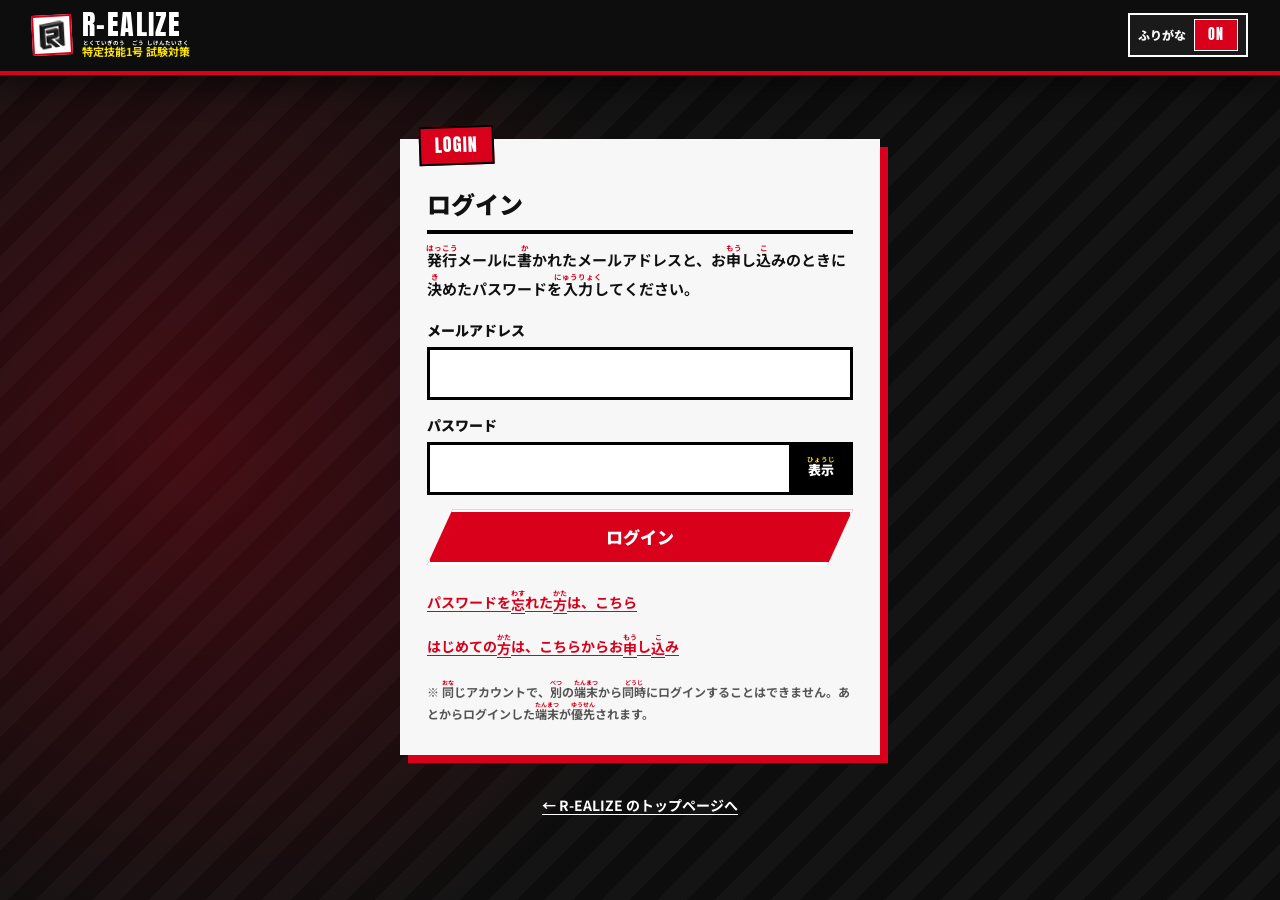
<file: frontend/user/login.html>
<!DOCTYPE html>
<html lang="ja">
<head>
  <meta charset="UTF-8">
  <meta name="viewport" content="width=device-width, initial-scale=1.0">
  <title>ログイン | R-EALIZE</title>
  <meta name="robots" content="noindex">
  <meta name="theme-color" content="#0D0D0D">
  <link rel="preconnect" href="https://fonts.googleapis.com">
  <link rel="preconnect" href="https://fonts.gstatic.com" crossorigin>
  <link href="https://fonts.googleapis.com/css2?family=Anton&family=Noto+Sans+JP:wght@500;700;900&display=swap" rel="stylesheet">
  <link rel="stylesheet" href="css/lp.css?v=20261121b">
  <link rel="stylesheet" href="css/auth.css?v=20261119c">
</head>
<body class="auth-page">

  <header class="hd auth-hd">
    <div class="hd-in container">
      <a href="index.html" class="logo" aria-label="R-EALIZE トップページへ">
        <span class="logo-mark"><img src="img/logo.png" alt="" width="26" height="30"></span>
        <span class="logo-text">
          <span class="logo-name en">R-EALIZE</span>
          <span class="logo-sub"><ruby>特定技能<rt>とくていぎのう</rt></ruby>1<ruby>号<rt>ごう</rt></ruby> <ruby>試験対策<rt>しけんたいさく</rt></ruby></span>
        </span>
      </a>
      <div class="hd-actions">
        <div class="furi">
          <span class="furi-label">ふりがな</span>
          <button type="button" id="furigana-toggle" class="furi-btn en" aria-pressed="true" aria-label="ふりがなの表示">ON</button>
        </div>
      </div>
    </div>
  </header>

  <main class="auth-main">
    <!-- ログイン -->
    <section class="auth-card light box" id="loginCard" hidden>
      <span class="auth-badge en">LOGIN</span>
      <h1 class="auth-title">ログイン</h1>
      <p class="auth-lead"><ruby>発行<rt>はっこう</rt></ruby>メールに<ruby>書<rt>か</rt></ruby>かれたメールアドレスと、お<ruby>申<rt>もう</rt></ruby>し<ruby>込<rt>こ</rt></ruby>みのときに<ruby>決<rt>き</rt></ruby>めたパスワードを<ruby>入力<rt>にゅうりょく</rt></ruby>してください。</p>

      <p class="auth-alert" id="loginAlert" role="alert" hidden></p>

      <form id="loginForm" novalidate>
        <label class="field">
          <span>メールアドレス</span>
          <input type="email" name="email" autocomplete="username" required>
        </label>
        <label class="field">
          <span>パスワード</span>
          <span class="pw-wrap">
            <input type="password" name="password" autocomplete="current-password" required>
            <button type="button" class="pw-toggle" data-pw-toggle aria-pressed="false"><span><ruby>表示<rt>ひょうじ</rt></ruby></span></button>
          </span>
        </label>
        <p class="form-msg" id="loginMsg" role="status" aria-live="polite"></p>
        <button type="submit" class="btn btn-red btn-clip btn-block btn-lg"><span>ログイン</span></button>
      </form>

      <ul class="auth-links">
        <li><a href="reset.html">パスワードを<ruby>忘<rt>わす</rt></ruby>れた<ruby>方<rt>かた</rt></ruby>は、こちら</a></li>
        <li><a href="index.html#pricing">はじめての<ruby>方<rt>かた</rt></ruby>は、こちらからお<ruby>申<rt>もう</rt></ruby>し<ruby>込<rt>こ</rt></ruby>み</a></li>
      </ul>
      <p class="auth-note">※ <ruby>同<rt>おな</rt></ruby>じアカウントで、<ruby>別<rt>べつ</rt></ruby>の<ruby>端末<rt>たんまつ</rt></ruby>から<ruby>同時<rt>どうじ</rt></ruby>にログインすることはできません。あとからログインした<ruby>端末<rt>たんまつ</rt></ruby>が<ruby>優先<rt>ゆうせん</rt></ruby>されます。</p>
    </section>

    <!-- ログインしたあと（学習の画面ができるまで） -->
    <section class="auth-card light box" id="doneCard" hidden>
      <span class="auth-badge is-ok en">WELCOME</span>
      <h1 class="auth-title"><span id="userName"></span>さん、ようこそ！</h1>
      <p class="auth-lead">ログインしています。</p>
      <dl class="auth-fields">
        <dt>ご<ruby>利用<rt>りよう</rt></ruby>の<ruby>分野<rt>ぶんや</rt></ruby></dt>
        <dd id="userFields"></dd>
      </dl>
      <p class="auth-lead"><ruby>学習<rt>がくしゅう</rt></ruby>の<ruby>画面<rt>がめん</rt></ruby>は、ただいま<ruby>準備中<rt>じゅんびちゅう</rt></ruby>です。もうしばらくお<ruby>待<rt>ま</rt></ruby>ちください。</p>
      <p id="adminLink" hidden><a class="btn btn-black btn-block" href="../admin/index.html"><span>管理画面へ</span></a></p>
      <p style="margin-top:12px"><button type="button" class="btn btn-gray btn-block" id="logoutBtn"><span>ログアウト</span></button></p>
    </section>

    <p class="auth-back"><a href="index.html">← R-EALIZE のトップページへ</a></p>
  </main>

  <script src="js/config.js?v=20261119c"></script>
  <script src="js/common.js?v=20261119c"></script>
  <script src="js/login.js?v=20261119c"></script>
</body>
</html>
</file>
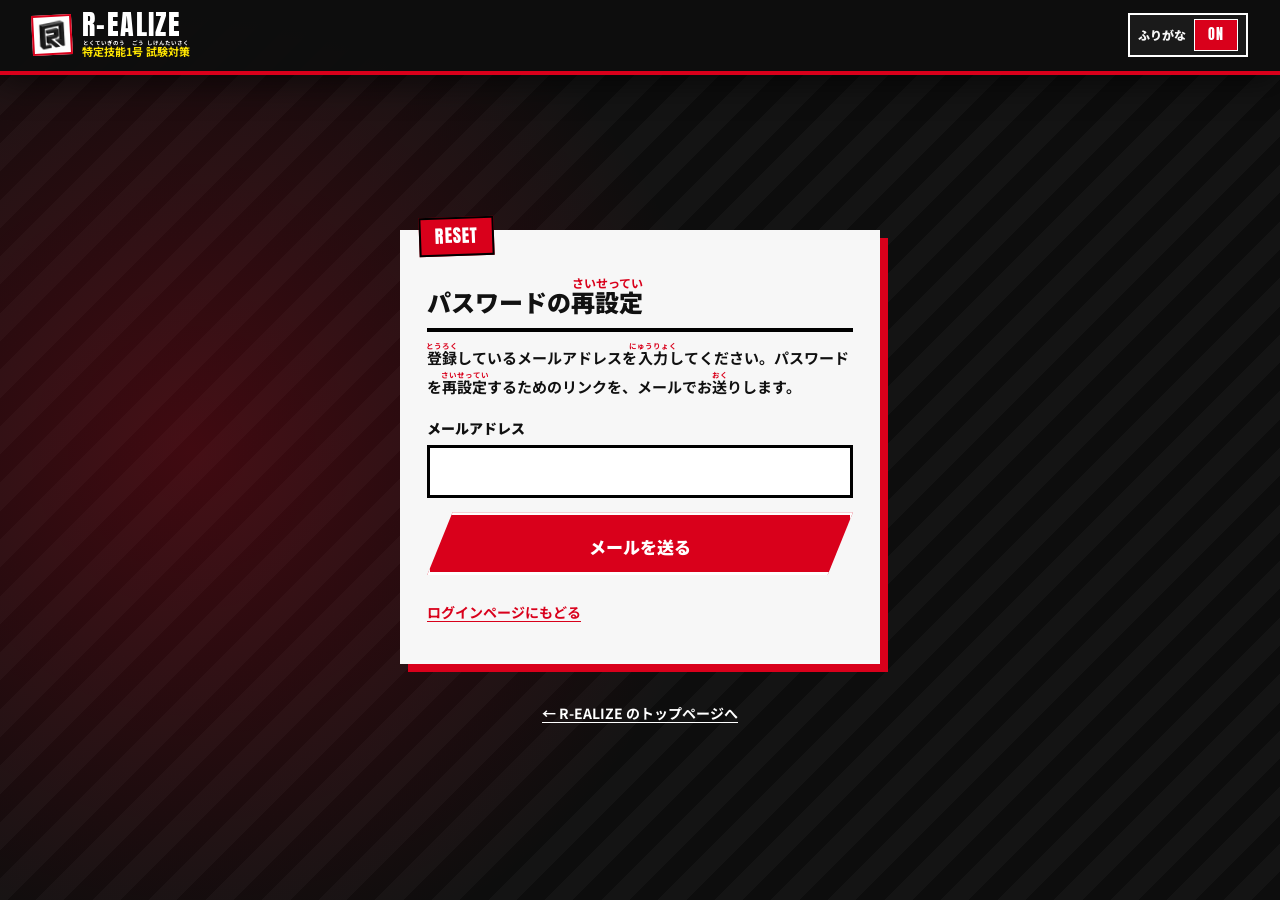
<file: frontend/user/reset.html>
<!DOCTYPE html>
<html lang="ja">
<head>
  <meta charset="UTF-8">
  <meta name="viewport" content="width=device-width, initial-scale=1.0">
  <title>パスワードの再設定 | R-EALIZE</title>
  <meta name="robots" content="noindex">
  <meta name="referrer" content="no-referrer">
  <meta name="theme-color" content="#0D0D0D">
  <link rel="preconnect" href="https://fonts.googleapis.com">
  <link rel="preconnect" href="https://fonts.gstatic.com" crossorigin>
  <link href="https://fonts.googleapis.com/css2?family=Anton&family=Noto+Sans+JP:wght@500;700;900&display=swap" rel="stylesheet">
  <link rel="stylesheet" href="css/lp.css?v=20261121b">
  <link rel="stylesheet" href="css/auth.css?v=20261119c">
</head>
<body class="auth-page">

  <header class="hd auth-hd">
    <div class="hd-in container">
      <a href="index.html" class="logo" aria-label="R-EALIZE トップページへ">
        <span class="logo-mark"><img src="img/logo.png" alt="" width="26" height="30"></span>
        <span class="logo-text">
          <span class="logo-name en">R-EALIZE</span>
          <span class="logo-sub"><ruby>特定技能<rt>とくていぎのう</rt></ruby>1<ruby>号<rt>ごう</rt></ruby> <ruby>試験対策<rt>しけんたいさく</rt></ruby></span>
        </span>
      </a>
      <div class="hd-actions">
        <div class="furi">
          <span class="furi-label">ふりがな</span>
          <button type="button" id="furigana-toggle" class="furi-btn en" aria-pressed="true" aria-label="ふりがなの表示">ON</button>
        </div>
      </div>
    </div>
  </header>

  <main class="auth-main">
    <!-- ① メールアドレスを入力する -->
    <section class="auth-card light box" id="requestCard" hidden>
      <span class="auth-badge en">RESET</span>
      <h1 class="auth-title">パスワードの<ruby>再設定<rt>さいせってい</rt></ruby></h1>
      <p class="auth-lead"><ruby>登録<rt>とうろく</rt></ruby>しているメールアドレスを<ruby>入力<rt>にゅうりょく</rt></ruby>してください。パスワードを<ruby>再設定<rt>さいせってい</rt></ruby>するためのリンクを、メールでお<ruby>送<rt>おく</rt></ruby>りします。</p>
      <form id="requestForm" novalidate>
        <label class="field">
          <span>メールアドレス</span>
          <input type="email" name="email" autocomplete="email" required>
        </label>
        <p class="form-msg" id="requestMsg" role="status" aria-live="polite"></p>
        <button type="submit" class="btn btn-red btn-clip btn-block btn-lg"><span>メールを<ruby>送<rt>おく</rt></ruby>る</span></button>
      </form>
      <ul class="auth-links">
        <li><a href="login.html">ログインページにもどる</a></li>
      </ul>
    </section>

    <!-- ② メールを送ったあと -->
    <section class="auth-card light box" id="sentCard" hidden>
      <span class="auth-badge is-ok en">CHECK MAIL</span>
      <h1 class="auth-title">メールを<ruby>確認<rt>かくにん</rt></ruby>してください</h1>
      <p class="auth-lead"><ruby>入力<rt>にゅうりょく</rt></ruby>したメールアドレスが<ruby>登録<rt>とうろく</rt></ruby>されている<ruby>場合<rt>ばあい</rt></ruby>は、パスワード<ruby>再設定<rt>さいせってい</rt></ruby>のご<ruby>案内<rt>あんない</rt></ruby>をお<ruby>送<rt>おく</rt></ruby>りしました。メールに<ruby>書<rt>か</rt></ruby>かれたリンクから、<b>30<ruby>分<rt>ぷん</rt></ruby><ruby>以内<rt>いない</rt></ruby></b>に<ruby>新<rt>あたら</rt></ruby>しいパスワードを<ruby>設定<rt>せってい</rt></ruby>してください。</p>
      <ul class="check-list">
        <li>メールが<ruby>届<rt>とど</rt></ruby>かないときは、<ruby>迷惑<rt>めいわく</rt></ruby>メールのフォルダも<ruby>確認<rt>かくにん</rt></ruby>してください。</li>
        <li>もう<ruby>一度<rt>いちど</rt></ruby><ruby>送<rt>おく</rt></ruby>ると、<ruby>前<rt>まえ</rt></ruby>のメールのリンクは<ruby>使<rt>つか</rt></ruby>えなくなります。</li>
      </ul>
      <button type="button" class="btn btn-gray btn-block" id="againBtn"><span>メールアドレスを<ruby>入力<rt>にゅうりょく</rt></ruby>しなおす</span></button>
      <ul class="auth-links">
        <li><a href="login.html">ログインページにもどる</a></li>
      </ul>
    </section>

    <!-- ③ 新しいパスワードを入力する（メールのリンクから開いたとき） -->
    <section class="auth-card light box" id="newCard" hidden>
      <span class="auth-badge en">NEW PASSWORD</span>
      <h1 class="auth-title"><ruby>新<rt>あたら</rt></ruby>しいパスワード</h1>
      <p class="auth-lead"><span id="maskedEmail"></span> のアカウントの、<ruby>新<rt>あたら</rt></ruby>しいパスワードを<ruby>入力<rt>にゅうりょく</rt></ruby>してください。</p>
      <form id="newForm" novalidate>
        <input type="email" name="username" autocomplete="username" hidden>
        <label class="field">
          <span><ruby>新<rt>あたら</rt></ruby>しいパスワード（8〜64<ruby>文字<rt>もじ</rt></ruby>）</span>
          <span class="pw-wrap">
            <input type="password" name="password" autocomplete="new-password" minlength="8" maxlength="64" required>
            <button type="button" class="pw-toggle" data-pw-toggle aria-pressed="false"><span><ruby>表示<rt>ひょうじ</rt></ruby></span></button>
          </span>
        </label>
        <label class="field">
          <span><ruby>新<rt>あたら</rt></ruby>しいパスワード（<ruby>確認<rt>かくにん</rt></ruby>）</span>
          <span class="pw-wrap">
            <input type="password" name="passwordConfirm" autocomplete="new-password" maxlength="64" required>
            <button type="button" class="pw-toggle" data-pw-toggle aria-pressed="false"><span><ruby>表示<rt>ひょうじ</rt></ruby></span></button>
          </span>
        </label>
        <p class="form-msg" id="newMsg" role="status" aria-live="polite"></p>
        <button type="submit" class="btn btn-red btn-clip btn-block btn-lg"><span>パスワードを<ruby>変更<rt>へんこう</rt></ruby>する</span></button>
      </form>
      <p class="auth-note">※ パスワードを<ruby>変更<rt>へんこう</rt></ruby>すると、ログイン<ruby>中<rt>ちゅう</rt></ruby>の<ruby>端末<rt>たんまつ</rt></ruby>はログアウトします。</p>
    </section>

    <!-- ④ 変更できたとき -->
    <section class="auth-card light box" id="doneCard" hidden>
      <span class="auth-badge is-ok en">DONE</span>
      <h1 class="auth-title">パスワードを<ruby>変更<rt>へんこう</rt></ruby>しました</h1>
      <p class="auth-lead"><ruby>新<rt>あたら</rt></ruby>しいパスワードで、ログインしてください。</p>
      <a href="login.html" class="btn btn-red btn-clip btn-block btn-lg"><span>ログインページへ</span></a>
    </section>

    <!-- ⑤ リンクが使えないとき -->
    <section class="auth-card light box" id="invalidCard" hidden>
      <span class="auth-badge is-ng en">SORRY</span>
      <h1 class="auth-title" id="invalidTitle">このリンクは<ruby>使<rt>つか</rt></ruby>えません</h1>
      <p class="auth-lead" id="invalidLead"><ruby>有効<rt>ゆうこう</rt></ruby><ruby>期限<rt>きげん</rt></ruby>（30<ruby>分<rt>ぷん</rt></ruby>）が<ruby>過<rt>す</rt></ruby>ぎたか、すでに<ruby>使<rt>つか</rt></ruby>われたリンクです。お<ruby>手数<rt>てすう</rt></ruby>ですが、もう<ruby>一度<rt>いちど</rt></ruby>お<ruby>手続<rt>てつづ</rt></ruby>きをしてください。</p>
      <a href="reset.html" class="btn btn-red btn-clip btn-block btn-lg"><span>もう<ruby>一度<rt>いちど</rt></ruby>メールを<ruby>送<rt>おく</rt></ruby>る</span></a>
      <ul class="auth-links">
        <li><a href="login.html">ログインページにもどる</a></li>
      </ul>
    </section>

    <p class="auth-back"><a href="index.html">← R-EALIZE のトップページへ</a></p>
  </main>

  <script src="js/config.js?v=20261119c"></script>
  <script src="js/common.js?v=20261119c"></script>
  <script src="js/reset.js?v=20261119c"></script>
</body>
</html>
</file>
<file: frontend/admin/css/admin.css>
/* R-EALIZE 管理画面（日本語だけ・ふりがななし） */
:root {
  --red: #D9001B;
  --red-dark: #A80015;
  --ink: #111;
  --ink-2: #555;
  --line: #ddd;
  --bg: #f4f4f4;
  --yellow: #FFE600;
  --ok: #15803d;
  --font-ja: 'Noto Sans JP', 'Hiragino Kaku Gothic ProN', 'Yu Gothic', Meiryo, sans-serif;
  --font-en: 'Anton', 'Impact', 'Arial Narrow', sans-serif;
}
*, *::before, *::after { box-sizing: border-box; }
body { margin: 0; font-family: var(--font-ja); font-size: 15px; line-height: 1.7; color: var(--ink); background: var(--bg); }
h1, h2, p { margin: 0; }
button, input, select { font: inherit; }
[hidden] { display: none !important; }
.en { font-family: var(--font-en); letter-spacing: .05em; font-weight: 400; }
:focus-visible { outline: 3px solid var(--yellow); outline-offset: 2px; }

/* ボタン */
.btn { display: inline-flex; align-items: center; justify-content: center; gap: 6px; min-height: 40px; padding: 8px 16px; border: 2px solid var(--ink); background: #fff; color: var(--ink); font-weight: 700; cursor: pointer; white-space: nowrap; }
.btn:disabled { opacity: .5; cursor: default; }
.btn-red { background: var(--red); border-color: var(--red); color: #fff; }
.btn-red:hover:not(:disabled) { background: var(--red-dark); }
.btn-dark { background: var(--ink); color: #fff; }
.btn-white:hover:not(:disabled) { background: #fff7c2; }
.btn-ok { background: var(--ok); border-color: var(--ok); color: #fff; }
.btn-sm { min-height: 36px; padding: 4px 12px; font-size: 14px; }
.btn-xs { min-height: 32px; padding: 2px 10px; font-size: 13px; }
.btn-block { width: 100%; }

/* ログイン */
.login-view { min-height: 100vh; display: flex; align-items: center; justify-content: center; padding: 20px; background: #0D0D0D; }
.login-card { width: 100%; max-width: 380px; }
.login-brand { display: flex; align-items: center; gap: 8px; margin-bottom: 18px; font-size: 24px; }
.login-brand small, .brand small { font-size: 13px; font-weight: 700; color: var(--ink-2); font-family: var(--font-ja); }
/* ロゴ：R-シリーズ共通のマーク（../user/img/logo.png）を白い台に載せる */
.mark { width: 34px; height: 34px; flex: none; display: inline-grid; place-items: center; background: #fff; border: 2px solid var(--red); transform: rotate(-3deg); }
.mark img { display: block; width: 22px; height: 25px; }
.login-note { margin-top: 12px; font-size: 13px; color: var(--ink-2); }

/* 入力 */
.field { display: block; margin-bottom: 12px; }
.field > span { display: block; font-size: 13px; font-weight: 700; margin-bottom: 4px; }
.field input, .search, select { width: 100%; min-height: 42px; padding: 8px 10px; border: 2px solid #bbb; background: #fff; color: var(--ink); }
.field input:focus, .search:focus, select:focus { border-color: var(--red); outline: none; }
.form-msg { min-height: 1.4em; margin-bottom: 10px; font-size: 14px; font-weight: 700; color: var(--ok); }
.form-msg.is-error { color: var(--red); }

/* 上のバー */
.topbar { position: sticky; top: 0; z-index: 20; background: #0D0D0D; color: #fff; border-bottom: 4px solid var(--red); }
.topbar-in { max-width: 1280px; margin: 0 auto; padding: 8px 16px; display: flex; flex-wrap: wrap; align-items: center; gap: 8px 16px; }
.brand { display: flex; align-items: center; gap: 8px; font-size: 20px; }
.brand small { color: #bbb; }
.tabs { display: flex; gap: 4px; flex: 1; flex-wrap: wrap; }
.tab { position: relative; min-height: 40px; padding: 6px 14px; border: 0; background: transparent; color: #ddd; font-weight: 700; cursor: pointer; border-bottom: 3px solid transparent; }
.tab:hover { color: #fff; }
.tab.is-active { color: #fff; border-bottom-color: var(--yellow); }
.tab-badge { margin-left: 6px; background: var(--red); color: #fff; font-size: 12px; padding: 0 7px; border-radius: 99px; }
.topbar-right { display: flex; gap: 8px; }

/* 本体 */
.main { max-width: 1280px; margin: 0 auto; padding: 20px 16px 48px; }
.view-title { font-size: 22px; font-weight: 900; margin-bottom: 14px; }
.card { background: #fff; border: 1px solid var(--line); padding: 20px; box-shadow: 4px 4px 0 rgba(0, 0, 0, .06); }
.card-title { font-size: 16px; font-weight: 900; margin-bottom: 12px; }
.notice { margin-bottom: 14px; padding: 10px 14px; background: #ecfdf3; border-left: 6px solid var(--ok); font-weight: 700; }
.notice.is-error { background: #fff1f2; border-left-color: var(--red); }
.hint { margin-top: 12px; font-size: 13px; color: var(--ink-2); }

.kpis { display: grid; gap: 14px; margin-bottom: 16px; }
.kpi { background: #fff; border: 1px solid var(--line); border-top: 4px solid var(--red); padding: 14px 16px; }
.kpi-label { font-size: 13px; font-weight: 700; color: var(--ink-2); }
.kpi-value { font-family: var(--font-en); font-size: 34px; letter-spacing: .03em; }
.kpi-sub { font-size: 13px; color: var(--ink-2); }
@media (min-width: 768px) { .kpis { grid-template-columns: repeat(3, 1fr); } }

.bars { display: grid; gap: 10px; }
.bar-row { display: grid; grid-template-columns: 140px 1fr 48px; align-items: center; gap: 10px; font-size: 14px; font-weight: 700; }
.bar-track { height: 16px; background: #eee; }
.bar-fill { height: 100%; background: var(--red); }
.bar-num { text-align: right; }

.toolbar { display: flex; flex-wrap: wrap; gap: 10px; align-items: center; justify-content: space-between; margin-bottom: 12px; }
.toolbar .search { max-width: 320px; }
.chips { display: flex; flex-wrap: wrap; gap: 6px; }
.chip { min-height: 36px; padding: 4px 12px; border: 2px solid #bbb; background: #fff; font-weight: 700; font-size: 14px; cursor: pointer; }
.chip b { margin-left: 4px; color: var(--red); }
.chip.is-active { border-color: var(--ink); background: var(--ink); color: #fff; }
.chip.is-active b { color: var(--yellow); }

.table-wrap { background: #fff; border: 1px solid var(--line); overflow-x: auto; }
.data-table { width: 100%; border-collapse: collapse; font-size: 14px; }
.data-table th { text-align: left; padding: 10px 12px; background: #fafafa; border-bottom: 2px solid var(--line); white-space: nowrap; font-size: 13px; color: var(--ink-2); }
.data-table td { padding: 10px 12px; border-bottom: 1px solid #eee; vertical-align: top; }
.data-table tr:last-child td { border-bottom: 0; }
.cell-sub { display: block; font-size: 12px; color: var(--ink-2); word-break: break-all; }
.cell-note { display: block; margin-top: 4px; font-size: 12px; color: var(--ink-2); white-space: pre-wrap; }
.mono { font-family: ui-monospace, SFMono-Regular, Menlo, Consolas, monospace; font-size: 13px; }
.is-overdue { color: var(--red); font-weight: 700; }
.status { display: inline-block; padding: 1px 8px; font-size: 12px; font-weight: 700; border: 1px solid; white-space: nowrap; }
.st-awaiting_payment { color: #9a6700; background: #fff8c5; }
.st-issued, .st-active { color: var(--ok); background: #ecfdf3; }
.st-expired, .st-cancelled, .st-suspended { color: #555; background: #eee; }
.st-pending { color: #9a6700; background: #fff8c5; }
.acts { display: flex; flex-wrap: wrap; gap: 6px; }
.add-field { display: flex; gap: 6px; margin-top: 6px; }
.add-field select { min-height: 32px; padding: 2px 6px; font-size: 13px; width: auto; }
.empty { padding: 24px; text-align: center; color: var(--ink-2); }
.field-tags { display: flex; flex-wrap: wrap; gap: 4px; }
.field-tag { background: #111; color: #fff; font-size: 12px; padding: 0 8px; }

/* ダイアログ */
.modal { position: fixed; inset: 0; z-index: 50; display: flex; align-items: center; justify-content: center; padding: 16px; background: rgba(0, 0, 0, .6); }
.modal-card { width: 100%; max-width: 480px; background: #fff; border-top: 6px solid var(--red); padding: 22px 20px 18px; }
.modal-title { font-size: 18px; font-weight: 900; margin-bottom: 10px; }
.modal-body { font-size: 14px; margin-bottom: 14px; }
.modal-body dl { display: grid; grid-template-columns: 110px 1fr; gap: 4px 10px; margin: 8px 0; }
.modal-body dt { color: var(--ink-2); }
.modal-body dd { margin: 0; font-weight: 700; word-break: break-all; }
.modal-actions { display: flex; justify-content: flex-end; gap: 8px; }

/* 処理中の画面（common.js） */
.rz-loading { position: fixed; inset: 0; z-index: 90; display: flex; align-items: center; justify-content: center; padding: 20px; background: rgba(0, 0, 0, .6); }
.rz-loading-card { width: min(320px, 100%); background: #000; color: #fff; border: 3px solid #fff; padding: 18px; text-align: center; }
.rz-loading-title { font-size: 26px; color: var(--yellow); letter-spacing: .14em; }
.rz-loading-bar { height: 8px; margin: 10px 0; background: #333; overflow: hidden; }
.rz-loading-bar span { display: block; width: 40%; height: 100%; background: var(--red); animation: rzbar 1.1s ease-in-out infinite; }
@keyframes rzbar { 0% { transform: translateX(-100%); } 100% { transform: translateX(260%); } }
.rz-loading-text { font-size: 14px; font-weight: 700; }
.rz-loading-text rt { display: none; }
</file>
<file: frontend/user/css/lp.css>
/* R-EALIZE LP（赤×黒） */
:root {
  --red: #D9001B;
  --red-dark: #A80015;
  --black: #0D0D0D;
  --char: #1A1A1A;
  --white: #F7F7F7;
  --yellow: #FFE600;
  --gray: #B8B8B8;
  --font-ja: 'Noto Sans JP', 'Hiragino Kaku Gothic ProN', 'Yu Gothic', Meiryo, sans-serif;
  --font-en: 'Anton', 'Impact', 'Arial Narrow', sans-serif;
}

*, *::before, *::after { box-sizing: border-box; }
html { scroll-behavior: smooth; scroll-padding-top: 84px; }
body {
  margin: 0;
  font-family: var(--font-ja);
  font-size: 16px;
  line-height: 1.7;
  color: var(--white);
  background-color: var(--black);
  background-image:
    radial-gradient(circle at 15% 50%, rgba(217, 0, 27, .25) 0%, transparent 45%),
    repeating-linear-gradient(-45deg, #0D0D0D, #0D0D0D 20px, #141414 20px, #141414 40px);
  overflow-x: hidden;
}
body.no-scroll { overflow: hidden; }
::selection { background: var(--red); color: #fff; }
img { max-width: 100%; display: block; }
a { color: inherit; text-decoration: none; }
h1, h2, h3, p, ul, ol, dl, dd { margin: 0; }
ul, ol { padding: 0; list-style: none; }
button, select { font: inherit; }
[hidden] { display: none !important; }

.container { width: 100%; max-width: 1280px; margin: 0 auto; padding-left: 16px; padding-right: 16px; }
@media (min-width: 768px) { .container { padding-left: 32px; padding-right: 32px; } }

.en { font-family: var(--font-en); letter-spacing: .05em; font-weight: 400; }
.t-yellow { color: var(--yellow); }
.t-white { color: #fff; }

/* ふりがな */
ruby { ruby-align: center; }
/* 読みが漢字より長いとき、漢字の間が広がって凸凹にならないよう、ふりがなを左右に少しはみ出させる */
rt { font-size: .5em; font-weight: 700; letter-spacing: 0; margin-inline: -1em; }
.light rt { color: var(--red); }
.dark rt { color: var(--yellow); }
body.furigana-off rt { display: none; }

/* 文字のふち */
.stroke { text-shadow: 3px 3px 0 #000, -1px -1px 0 #000, 1px -1px 0 #000, -1px 1px 0 #000, 1px 1px 0 #000; }
.stroke-red { text-shadow: 4px 4px 0 var(--red); }

.halftone {
  position: absolute; inset: 0; pointer-events: none;
  background-image: radial-gradient(rgba(255, 255, 255, .15) 1.5px, transparent 1.5px);
  background-size: 12px 12px;
  opacity: .3;
}

/* 影つきの箱 */
.box {
  border: 3px solid var(--white);
  box-shadow: 8px 8px 0 var(--red);
  transition: transform .2s cubic-bezier(.175, .885, .32, 1.275), box-shadow .2s ease;
}
@media (hover: hover) {
  .box:hover { transform: translate(-3px, -3px) rotate(-.5deg); box-shadow: 12px 12px 0 var(--yellow); }
}
.light { background: var(--white); color: #111; }
.dark { background: var(--char); color: #fff; }

/* ボタン */
.btn {
  display: inline-flex; align-items: center; justify-content: center; gap: 8px;
  min-height: 44px; padding: 10px 20px;
  font-weight: 900; font-size: 15px; line-height: 1.3;
  border: 2px solid #000; cursor: pointer;
  transition: background-color .15s ease, color .15s ease;
}
.btn-clip { clip-path: polygon(6% 0, 100% 0, 94% 100%, 0 100%); padding-left: 28px; padding-right: 28px; }
.btn-red { background: var(--red); color: #fff; border-color: #fff; }
.btn-red:hover { background: var(--red-dark); }
.btn-white { background: #fff; color: #000; }
.btn-white:hover { background: var(--yellow); }
.btn-white i { color: var(--red); }
.btn-black { background: #000; color: #fff; }
.btn-black:hover { background: #333; }
.btn-yellow { background: var(--yellow); color: #000; }
.btn-yellow:hover { background: #fff; }
.btn-gray { background: #d4d4d4; color: #000; }
.btn-gray:hover { background: #bdbdbd; }
.btn-lg { font-size: 17px; padding: 14px 32px; border-width: 3px; }
.btn-block { width: 100%; }
.btn:focus-visible, a:focus-visible, button:focus-visible, select:focus-visible, summary:focus-visible {
  outline: 3px solid var(--yellow); outline-offset: 2px;
}

.skew-tag {
  display: inline-block; background: var(--red); color: #fff;
  font-size: 13px; font-weight: 900; padding: 6px 16px;
  border: 2px solid #fff; transform: skewX(-12deg);
  box-shadow: 0 6px 16px rgba(0, 0, 0, .4);
}
.skew-tag rt { color: var(--yellow); }
.clip-tag { clip-path: polygon(8% 0, 100% 0, 92% 100%, 0 100%); }

/* スクロールで表示 */
.reveal { opacity: 0; transform: translateY(35px); transition: opacity .8s cubic-bezier(.16, 1, .3, 1), transform .8s cubic-bezier(.16, 1, .3, 1); }
.reveal.is-shown { opacity: 1; transform: none; }
.reveal.tilt-r.is-shown, .tilt-r { transform: rotate(1deg); }
@media (prefers-reduced-motion: reduce) {
  html { scroll-behavior: auto; }
  .reveal { opacity: 1; transform: none; transition: none; }
}

/* ===== ヘッダー ===== */
.hd {
  position: sticky; top: 0; z-index: 40;
  background: rgba(13, 13, 13, .95);
  border-bottom: 4px solid var(--red);
  box-shadow: 0 10px 30px rgba(0, 0, 0, .5);
}
.hd-in { display: flex; align-items: center; justify-content: space-between; gap: 12px; padding-top: 10px; padding-bottom: 10px; }
.logo { display: flex; align-items: center; gap: 10px; }
/* ロゴ：R-シリーズ共通のマーク（img/logo.png）を白い台に載せる */
.logo-mark {
  width: 40px; height: 40px; flex: none; display: grid; place-items: center;
  background: #fff; border: 2px solid var(--red); transform: rotate(-3deg); transition: transform .2s;
}
.logo-mark img { display: block; width: 26px; height: 30px; }
.logo:hover .logo-mark { transform: rotate(0); }
.logo-text { display: flex; flex-direction: column; }
.logo-name { font-size: 24px; line-height: 1; color: #fff; }
.logo-sub { font-size: 11px; font-weight: 700; color: var(--yellow); margin-top: 2px; }
.logo-sub rt { color: #fff; }

.hd-nav { display: none; gap: 20px; font-size: 14px; font-weight: 900; }
.hd-nav a { padding: 4px 0; border-bottom: 2px solid transparent; transition: color .15s, border-color .15s; }
.hd-nav a:hover { color: var(--yellow); border-bottom-color: var(--red); }

.hd-actions { display: flex; align-items: center; gap: 8px; }
.furi { display: flex; align-items: center; gap: 8px; background: var(--char); border: 2px solid #fff; padding: 4px 8px; }
.furi-label { display: none; font-size: 12px; font-weight: 900; }
.furi-btn {
  min-width: 44px; min-height: 32px; font-size: 14px;
  background: var(--red); color: #fff; border: 1px solid #fff; cursor: pointer;
}
.furi-btn[aria-pressed="false"] { background: #555; }
.hd-apply { display: none; font-size: 14px; padding: 8px 22px; }
.hd-login { display: none; align-items: center; gap: 6px; font-size: 14px; padding: 7px 14px; background: transparent; color: #fff; border: 2px solid #fff; }
.hd-login:hover { background: #fff; color: #000; }
.hd-login i { color: var(--yellow); }
.hd-login:hover i { color: var(--red); }
.m-nav-grid .m-nav-login { justify-content: center; gap: 8px; border: 2px solid #fff; }
.m-nav-grid .m-nav-login i { color: var(--yellow); }
.menu-btn {
  width: 44px; height: 44px; display: flex; align-items: center; justify-content: center;
  background: var(--char); color: #fff; border: 2px solid #fff; font-size: 18px; cursor: pointer;
}

.m-nav { background: var(--char); border-top: 2px solid rgba(255, 255, 255, .2); padding: 16px; }
.m-nav-grid { display: grid; grid-template-columns: 1fr 1fr; gap: 8px; font-size: 14px; font-weight: 900; }
.m-nav-grid a { display: flex; align-items: center; min-height: 44px; background: #000; padding: 8px 12px; border: 1px solid rgba(255, 255, 255, .3); }
.m-nav-grid a:hover { border-color: var(--yellow); }
.m-nav-grid .span2 { grid-column: span 2; }
.m-nav-grid .m-nav-apply { justify-content: center; background: var(--red); border: 2px solid #fff; }

@media (min-width: 640px) {
  .furi-label { display: inline; }
  .logo-name { font-size: 28px; }
}
@media (min-width: 768px) { .hd-apply, .hd-login { display: inline-flex; } }
@media (min-width: 1280px) {
  .hd-nav { display: flex; }
  .menu-btn, .m-nav { display: none !important; }
}

/* ===== ヒーロー ===== */
.hero { position: relative; overflow: hidden; padding: 48px 0; border-bottom: 8px solid var(--red); }
.hero-star { position: absolute; pointer-events: none; line-height: 1; }
.hero-star-1 { right: -64px; top: -64px; font-size: 260px; color: rgba(217, 0, 27, .2); animation: spin 18s linear infinite; }
.hero-star-2 { left: 40px; bottom: 40px; font-size: 180px; color: rgba(255, 255, 255, .05); }
@keyframes spin { to { transform: rotate(360deg); } }
@media (prefers-reduced-motion: reduce) { .hero-star-1 { animation: none; } }

.hero-in { position: relative; z-index: 1; display: grid; gap: 40px; align-items: center; }
.hero-copy > * + * { margin-top: 24px; }
.hero-title { font-size: 30px; font-weight: 900; line-height: 1.45; color: #fff; }
.hero-name { display: block; margin-top: 8px; font-size: 44px; line-height: 1.1; color: var(--yellow); letter-spacing: .06em; }
.hero-lead { font-size: 15px; font-weight: 700; color: #e5e5e5; line-height: 2; max-width: 42em; }
.hero-btns { display: flex; flex-wrap: wrap; gap: 16px; padding-top: 8px; }
.hero-checks { display: flex; flex-wrap: wrap; gap: 8px 24px; font-size: 14px; font-weight: 900; color: var(--yellow); }
.hero-checks li { display: flex; align-items: center; gap: 6px; }
.hero-checks i { color: var(--red); }
.hero-checks rt { color: #fff; }

.hero-phone-wrap { display: flex; flex-direction: column; align-items: center; }
.phone { width: 100%; max-width: 340px; background: var(--char); border: 4px solid #fff; border-radius: 32px; padding: 12px; transform: rotate(1deg); }
.phone-note { margin-top: 18px; font-size: 12px; font-weight: 700; color: var(--gray); }
.phone-notch { width: 96px; height: 16px; background: #000; border-radius: 99px; margin: 0 auto 8px; border: 1px solid rgba(255, 255, 255, .2); }
.phone-screen { background: var(--black); border: 2px solid rgba(255, 255, 255, .2); border-radius: 16px; overflow: hidden; color: #fff; }
.phone-screen rt { color: var(--yellow); }
.ph-bar { display: flex; align-items: center; justify-content: space-between; background: var(--red); padding: 10px 16px; border-bottom: 2px solid #fff; font-size: 18px; }
.ph-s { background: #000; color: var(--yellow); padding: 0 6px; font-size: 14px; margin-right: 4px; }
.ph-chip { background: #000; font-size: 12px; font-weight: 900; padding: 2px 8px; }
.ph-body { padding: 16px; display: grid; gap: 14px; }
.ph-hello { display: flex; align-items: center; justify-content: space-between; background: var(--char); padding: 12px; border-left: 4px solid var(--yellow); }
.ph-small { font-size: 11px; font-weight: 700; color: #ccc; }
.ph-name { font-weight: 900; font-size: 16px; }
.ph-msg { font-size: 11px; font-weight: 700; color: var(--yellow); }
.ph-msg rt { color: #fff; }
.ph-field { background: var(--red); font-size: 12px; font-weight: 900; padding: 4px 10px; border: 1px solid #fff; transform: rotate(-3deg); }
.ph-menu { display: grid; grid-template-columns: repeat(3, 1fr); gap: 8px; text-align: center; font-size: 11px; font-weight: 900; }
.ph-menu > div { padding: 8px 4px; border: 2px solid #000; line-height: 1.5; }
.ph-menu i { display: block; color: var(--red); font-size: 14px; margin-bottom: 2px; }
.ph-menu .is-yellow { background: var(--yellow); }
.ph-continue { display: flex; justify-content: space-between; align-items: center; background: var(--red); padding: 8px 12px; font-size: 12px; font-weight: 900; border: 1px solid #fff; }
.ph-card { background: var(--char); padding: 12px; border: 1px solid rgba(255, 255, 255, .2); }
.ph-row { display: flex; align-items: center; justify-content: space-between; margin-bottom: 8px; }
.ph-streak { font-size: 12px; font-weight: 900; }
.ph-streak b { font-size: 20px; color: var(--yellow); margin-right: 4px; }
.ph-pill { font-size: 10px; background: #000; color: var(--yellow); border: 1px solid var(--yellow); padding: 1px 8px; }
.ph-week { display: grid; grid-template-columns: repeat(7, 1fr); gap: 4px; text-align: center; font-size: 10px; font-weight: 900; }
.ph-week li { background: var(--red); padding: 4px 0; }
.ph-week .is-today { background: var(--yellow); color: #000; }
.ph-week .is-today rt { color: var(--red); }
.ph-label { font-size: 12px; font-weight: 900; }
.ph-rate { font-size: 24px; color: var(--yellow); }
.ph-rate small { font-size: 14px; }
.ph-meter { height: 10px; background: #000; border: 1px solid rgba(255, 255, 255, .4); }
.ph-meter > div { height: 100%; background: var(--red); }
.ph-2col { display: grid; grid-template-columns: 1fr 1fr; gap: 8px; padding-top: 8px; font-size: 11px; font-weight: 700; }
.ph-2col > div { background: #000; padding: 8px; }
.ph-2col .is-y { border-left: 2px solid var(--yellow); }
.ph-2col .is-r { border-left: 2px solid var(--red); }
.ph-2col span { display: block; color: #9ca3af; }
.ph-tabs { display: grid; grid-template-columns: repeat(5, 1fr); background: #000; border-top: 1px solid rgba(255, 255, 255, .2); padding: 8px 0; text-align: center; font-size: 10px; font-weight: 900; color: #9ca3af; }
.ph-tabs i { display: block; margin-bottom: 2px; }
.ph-tabs .is-on { color: var(--yellow); }

@media (min-width: 640px) {
  .skew-tag { font-size: 14px; }
  .hero-title { font-size: 46px; }
  .hero-name { font-size: 62px; }
  .hero-lead { font-size: 16px; }
}
@media (min-width: 768px) {
  .hero { padding: 80px 0; }
  .hero-title { font-size: 56px; }
  .hero-name { font-size: 72px; }
  .hero-lead { font-size: 18px; }
}
@media (min-width: 1024px) {
  .hero-in { grid-template-columns: 7fr 5fr; gap: 32px; }
  .hero-title { font-size: 46px; }
}
@media (min-width: 1280px) { .hero-title { font-size: 52px; } }

/* ===== スペック ===== */
.spec { position: relative; overflow: hidden; background: var(--red); border-bottom: 8px solid #fff; padding: 40px 0; }
.spec-grid { position: relative; z-index: 1; display: grid; gap: 24px; }
.spec-card { background: #000; padding: 20px; border: 4px solid #fff; box-shadow: 0 16px 30px rgba(0, 0, 0, .35); transform: rotate(-1deg); }
.spec-card.reveal.is-shown { transform: rotate(-1deg); }
.spec-card.tilt-r, .spec-card.tilt-r.reveal.is-shown { transform: rotate(1deg); }
.spec-num { font-size: 40px; line-height: 1.2; color: var(--yellow); }
.spec-num small { font-size: 18px; color: #fff; margin-left: 6px; font-family: var(--font-ja); font-weight: 900; }
.spec-title { font-weight: 900; font-size: 16px; margin-top: 4px; }
.spec-note { font-size: 12px; font-weight: 700; color: #d1d5db; margin-top: 4px; }
@media (min-width: 640px) { .spec-grid { grid-template-columns: 1fr 1fr; } }
@media (min-width: 1024px) { .spec-grid { grid-template-columns: repeat(4, 1fr); } .spec-num { font-size: 46px; } }

/* ===== 見出し ===== */
.sec { padding-top: 64px; padding-bottom: 64px; }
@media (min-width: 768px) { .sec { padding-top: 96px; padding-bottom: 96px; } }
.sec-head { text-align: center; max-width: 900px; margin: 0 auto 48px; }
.sec-en { display: block; font-size: 22px; letter-spacing: .12em; color: var(--red); }
.sec-title { font-size: 26px; font-weight: 900; line-height: 1.5; color: #fff; margin-top: 4px; }
.sec-title-sm { font-size: 22px; }
.sec-lead { font-size: 15px; font-weight: 700; color: #d1d5db; margin-top: 12px; }
.sec-lead rt, .sec-title rt { color: var(--yellow); }
@media (min-width: 640px) { .sec-title { font-size: 36px; } .sec-title-sm { font-size: 26px; } .sec-lead { font-size: 16px; } }
@media (min-width: 768px) { .sec-title { font-size: 46px; } .sec-title-sm { font-size: 28px; } }

/* ===== 特長 ===== */
.feat-grid { display: grid; gap: 32px; }
.feat { display: flex; flex-direction: column; padding: 24px; }
.feat-top { display: flex; align-items: center; justify-content: space-between; margin-bottom: 16px; }
.feat-top i { font-size: 24px; color: var(--red); }
.feat-no { background: var(--red); color: #fff; font-size: 18px; padding: 2px 12px; border: 2px solid #000; }
.feat-no.is-black { background: #000; color: var(--yellow); }
.feat h3 { font-size: 20px; font-weight: 900; margin-bottom: 8px; line-height: 1.5; }
.feat p { font-size: 14px; font-weight: 700; color: #374151; line-height: 1.9; margin-bottom: 16px; flex: 1; }
.feat ul { border-top: 2px solid #000; padding-top: 12px; display: grid; gap: 6px; font-size: 13px; font-weight: 900; }
.feat ul i { color: var(--red); margin-right: 4px; }
@media (min-width: 768px) { .feat-grid { grid-template-columns: 1fr 1fr; } }
@media (min-width: 1024px) { .feat-grid { grid-template-columns: repeat(3, 1fr); } }

/* ===== 体験デモ ===== */
.demo { position: relative; overflow: hidden; background: var(--char); border-top: 8px solid var(--red); border-bottom: 8px solid var(--red); padding: 64px 16px; }
.demo .halftone { opacity: .25; }
.demo-in { position: relative; z-index: 1; max-width: 1024px; margin: 0 auto; }
.demo .sec-head { margin-bottom: 32px; }
.demo-fields { display: flex; flex-wrap: wrap; justify-content: center; gap: 8px; margin-bottom: 24px; }
.demo-field-btn {
  display: inline-flex; align-items: center; gap: 6px; min-height: 44px;
  background: #000; color: #fff; border: 2px solid #fff; padding: 8px 14px;
  font-weight: 900; font-size: 14px; cursor: pointer; transition: background-color .15s;
}
.demo-field-btn i { color: var(--yellow); }
.demo-field-btn rt { color: var(--yellow); }
.demo-field-btn:hover { background: var(--red); }
.demo-field-btn.is-active { background: var(--red); border-color: var(--yellow); }

.demo-card { padding: 24px; }
.demo-top { display: flex; flex-wrap: wrap; align-items: center; justify-content: space-between; gap: 8px; border-bottom: 2px solid #000; padding-bottom: 12px; margin-bottom: 16px; }
.demo-top-l { display: flex; flex-wrap: wrap; align-items: center; gap: 12px; }
.demo-badge { background: var(--red); color: #fff; font-weight: 900; font-size: 14px; padding: 4px 12px; border: 2px solid #000; transform: skewX(-12deg); }
.demo-badge rt { color: var(--yellow); }
.demo-label { font-size: 20px; color: #000; }
.demo-score { background: #000; color: var(--yellow); font-size: 12px; font-weight: 900; padding: 4px 12px; }
.demo-score .en { font-size: 16px; }
.demo-q { background: #fff; border: 4px solid #000; padding: 20px; margin-bottom: 24px; box-shadow: inset 0 2px 6px rgba(0, 0, 0, .1); }
.demo-q-label { font-size: 12px; font-weight: 900; color: var(--red); margin-bottom: 4px; }
.demo-q-text { font-size: 18px; font-weight: 900; line-height: 2.1; letter-spacing: .02em; }
.demo-choices { display: grid; gap: 12px; margin-bottom: 24px; }
.choice {
  display: flex; align-items: center; gap: 12px; width: 100%; text-align: left;
  background: #fff; color: #000; border: 3px solid #000; padding: 14px 16px;
  font-weight: 900; font-size: 15px; cursor: pointer; transition: background-color .15s;
}
.choice:hover:not(:disabled) { background: #fef9c3; }
.choice:disabled { cursor: default; }
.choice-label { flex-shrink: 0; width: 32px; height: 32px; display: flex; align-items: center; justify-content: center; background: #000; color: var(--yellow); font-size: 18px; }
.choice-text { line-height: 2; }
.choice.is-correct { background: #dcfce7; border-color: #15803d; outline: 4px solid #15803d; outline-offset: -1px; }
.choice.is-correct .choice-label { background: #15803d; color: #fff; }
.choice.is-wrong { background: #e5e5e5; color: #555; outline: none; }
.choice.is-wrong .choice-label { background: #777; color: #fff; }

.demo-bar { display: flex; justify-content: flex-end; margin-top: 20px; }
.demo-bar .btn { width: 100%; }
.demo-bar .btn rt { color: var(--yellow); }

.demo-exp { margin-top: 4px; padding: 20px; border-left: 8px solid var(--yellow); }
.demo-exp-head { display: flex; flex-wrap: wrap; align-items: center; gap: 8px; margin-bottom: 8px; }
.demo-exp-head h3 { font-size: 18px; font-weight: 900; color: var(--yellow); }
.demo-exp-head h3 rt { color: #fff; }
.demo-exp p { font-size: 15px; font-weight: 700; line-height: 2.1; }
.result-badge { font-size: 20px; padding: 0 12px; background: var(--red); color: #fff; }
.result-badge.is-ok { background: #15803d; }
.result-badge.is-miss { background: #555; }
.result-badge.is-warn { background: var(--yellow); color: #000; }

@media (min-width: 640px) { .demo-bar .btn { width: auto; } }
@media (min-width: 768px) {
  .demo { padding: 96px 32px; }
  .demo-card { padding: 32px; }
  .demo-q-text { font-size: 22px; }
  .choice { font-size: 16px; }
}

/* ===== 分野 ===== */
.fields-head { display: flex; flex-direction: column; gap: 16px; border-bottom: 4px solid var(--red); padding-bottom: 16px; margin-bottom: 40px; }
.fields-head .sec-title { text-align: left; }
.fields-price { align-self: flex-start; background: var(--yellow); color: #000; font-weight: 900; padding: 10px 20px; border: 4px solid #000; transform: rotate(1deg); box-shadow: 0 10px 20px rgba(0, 0, 0, .35); }
.fields-price .en { font-size: 28px; color: var(--red); margin: 0 4px; }
.fields-price rt { color: var(--red); }
@media (min-width: 1024px) { .fields-head { flex-direction: row; align-items: flex-end; justify-content: space-between; } }

.fields-grid { display: grid; gap: 28px; }
@media (min-width: 768px) { .fields-grid { grid-template-columns: 1fr 1fr; } }
@media (min-width: 1280px) { .fields-grid { grid-template-columns: repeat(4, 1fr); } }
.field-card { position: relative; display: flex; flex-direction: column; justify-content: space-between; padding: 22px 20px 20px; }
.field-card.is-featured { background: var(--red); color: #fff; border-width: 4px; }
.field-card.is-featured rt { color: var(--yellow); }
.field-code { position: absolute; top: -14px; right: 12px; background: #000; color: var(--yellow); font-size: 14px; padding: 2px 12px; border: 2px solid #fff; transform: rotate(2deg); }
.field-tag { display: inline-block; background: #000; color: #fff; font-size: 12px; font-weight: 900; padding: 2px 14px; margin-bottom: 10px; }
.field-tag rt { color: var(--yellow) !important; }
.field-head { display: flex; align-items: center; gap: 10px; margin-bottom: 10px; }
.field-icon { flex-shrink: 0; width: 40px; height: 40px; display: flex; align-items: center; justify-content: center; background: #000; color: var(--yellow); border: 2px solid #fff; font-size: 18px; }
.field-head h3 { font-size: 20px; font-weight: 900; line-height: 1.4; }
.field-card.is-featured h3 { text-shadow: 2px 2px 0 #000; }
.field-price { display: flex; align-items: baseline; justify-content: space-between; background: #000; padding: 12px; margin-bottom: 16px; border-left: 8px solid var(--red); }
.field-card.is-featured .field-price { border-left-color: var(--yellow); }
.field-price > span { font-size: 12px; font-weight: 700; color: #d1d5db; }
.field-price b { color: var(--yellow); }
.field-price small { font-size: 14px; font-weight: 900; }
.field-price .en { font-size: 34px; }
.field-desc { font-size: 13px; font-weight: 700; line-height: 1.9; margin-bottom: 16px; color: #1f2937; }
.field-card.is-featured .field-desc { color: #fff; }
.field-points { display: grid; gap: 8px; font-size: 13px; font-weight: 700; margin-bottom: 20px; }
.field-points li { display: flex; align-items: flex-start; gap: 8px; }
.field-points i { color: var(--red); margin-top: 6px; flex-shrink: 0; }
.field-card.is-featured .field-points i { color: var(--yellow); }
.field-btn { width: 100%; background: #000; color: #fff; }
.field-btn:hover { background: var(--red); }
.field-btn rt { color: var(--yellow) !important; }
.field-card.is-featured .field-btn { background: var(--yellow); color: #000; }
.field-card.is-featured .field-btn:hover { background: #fff; }
.field-card.is-featured .field-btn rt { color: var(--red) !important; }

/* ===== STAGE ===== */
.stage { position: relative; overflow: hidden; background: var(--red); border-top: 8px solid #fff; border-bottom: 8px solid #fff; padding: 64px 0; }
.stage-in { position: relative; z-index: 1; }
.stage .sec-title rt, .stage .sec-lead rt { color: var(--yellow); }
.stage-grid { display: grid; gap: 32px; }
.stage-card { background: #000; padding: 24px; border: 4px solid #fff; box-shadow: 0 20px 40px rgba(0, 0, 0, .4); transform: rotate(-1deg); }
.stage-card.reveal.is-shown { transform: rotate(-1deg); }
.stage-card.tilt-r, .stage-card.tilt-r.reveal.is-shown { transform: rotate(1deg); }
.stage-card.is-yellow { border-color: var(--yellow); }
.stage-top { display: flex; align-items: center; justify-content: space-between; gap: 8px; margin-bottom: 12px; }
.stage-tag { font-size: 20px; padding: 2px 12px; }
.stage-tag.is-white { background: #fff; color: #000; }
.stage-tag.is-yellow { background: var(--yellow); color: #000; }
.stage-tag.is-red { background: var(--red); color: #fff; border: 1px solid #fff; }
.stage-sub { font-size: 12px; font-weight: 900; color: var(--yellow); }
.stage-sub rt { color: #fff; }
.stage-card h3 { font-size: 22px; font-weight: 900; margin-bottom: 8px; line-height: 1.5; }
.stage-card h3.t-yellow rt { color: #fff; }
.stage-card p { font-size: 14px; font-weight: 700; color: #d1d5db; line-height: 1.9; margin-bottom: 16px; }
.stage-goal { background: var(--char); padding: 12px; border-left: 4px solid #fff; font-size: 13px; font-weight: 900; }
.stage-card.is-yellow .stage-goal { border-left-color: var(--yellow); }
.stage-card:last-child .stage-goal { border-left-color: var(--red); }
@media (min-width: 768px) { .stage { padding: 96px 0; } }
@media (min-width: 1024px) { .stage-grid { grid-template-columns: repeat(3, 1fr); } }

/* ===== 流れ ===== */
.flow-grid { display: grid; gap: 24px; }
.flow-card { padding: 24px; border: 3px solid #fff; }
.flow-card.is-goal { border-color: var(--yellow); }
.flow-no { width: 48px; height: 48px; display: flex; align-items: center; justify-content: center; background: var(--red); color: #fff; font-size: 24px; border: 2px solid #fff; margin-bottom: 16px; }
.flow-card.is-goal .flow-no { background: var(--yellow); color: #000; border-color: #000; }
.flow-card h3 { font-size: 18px; font-weight: 900; color: var(--yellow); margin-bottom: 8px; line-height: 1.5; }
.flow-card h3 rt { color: #fff; }
.flow-card.is-goal h3 { color: #fff; }
.flow-card.is-goal h3 rt { color: var(--yellow); }
.flow-card p { font-size: 14px; font-weight: 700; color: #d1d5db; line-height: 1.9; }
@media (min-width: 768px) { .flow-grid { grid-template-columns: 1fr 1fr; } }
@media (min-width: 1024px) { .flow-grid { grid-template-columns: repeat(4, 1fr); } }

/* ===== 料金 ===== */
.pricing { position: relative; overflow: hidden; background: var(--char); border-top: 8px solid var(--red); border-bottom: 8px solid var(--red); padding: 64px 16px; }
.pricing .halftone { opacity: .2; }
.pricing-in { position: relative; z-index: 1; max-width: 1024px; margin: 0 auto; }
.plans { display: grid; gap: 32px; align-items: stretch; }
.plan { position: relative; display: flex; flex-direction: column; gap: 14px; padding: 28px 24px; }
.plan.is-best { background: #000; border-color: var(--yellow); }
.plan-tag { align-self: flex-start; background: var(--red); color: #fff; font-size: 13px; font-weight: 900; padding: 4px 12px; border: 2px solid #000; transform: skewX(-12deg); }
.plan-tag rt { color: var(--yellow) !important; }
.plan-tag.is-yellow { background: var(--yellow); color: #000; }
.plan-tag.is-yellow rt { color: var(--red) !important; }
.plan h3 { font-size: 24px; font-weight: 900; }
.plan-price { background: #000; color: var(--yellow); text-align: center; padding: 16px; border: 4px solid var(--red); }
.plan.is-best .plan-price { border-color: var(--yellow); background: var(--char); }
.plan-yen { font-size: 24px; font-weight: 900; }
.plan-num { font-size: 60px; line-height: 1.1; }
.plan-note { display: block; font-size: 14px; font-weight: 900; color: #fff; margin-top: 4px; }
.plan-label { font-size: 13px; font-weight: 900; }
.plan-select { width: 100%; min-height: 48px; background: var(--char); color: #fff; font-weight: 900; font-size: 16px; padding: 8px 12px; border: 2px solid #000; }
.plan-save { font-size: 14px; font-weight: 700; color: #e5e5e5; }
.plan-save b { color: var(--yellow); }
.plan-fields { font-size: 14px; font-weight: 700; color: #d1d5db; flex: 1; }
.plan .btn { margin-top: auto; font-size: 17px; padding-top: 14px; padding-bottom: 14px; }
.plan-ribbon { position: absolute; top: -16px; left: -10px; background: var(--yellow); color: #000; font-size: 18px; padding: 2px 14px; border: 2px solid #000; transform: rotate(-3deg); }
.plan-inc { display: grid; gap: 6px; font-size: 14px; font-weight: 900; padding: 12px 0; border-top: 2px solid currentColor; border-bottom: 2px solid currentColor; }
.plan-inc li { display: flex; align-items: flex-start; gap: 8px; }
.plan-inc i { color: var(--red); margin-top: 5px; }
.plan.is-best .plan-inc i { color: var(--yellow); }
.plan-small { margin-top: 32px; font-size: 12px; font-weight: 700; color: var(--gray); }
.plan-small rt { color: var(--yellow); }
@media (min-width: 768px) { .pricing { padding: 96px 32px; } .plans { grid-template-columns: 1fr 1fr; } .plan-num { font-size: 68px; } }

/* ===== Q&A ===== */
.faq-sec { max-width: 896px; }
.faq-list { display: grid; gap: 16px; }
.faq { border: 3px solid #fff; padding: 20px; }
.faq summary { display: flex; align-items: center; justify-content: space-between; gap: 12px; font-weight: 900; font-size: 16px; cursor: pointer; list-style: none; line-height: 1.8; }
.faq summary::-webkit-details-marker { display: none; }
.faq-q { color: var(--yellow); font-size: 18px; margin-right: 8px; }
.faq-plus { flex-shrink: 0; width: 28px; height: 28px; display: flex; align-items: center; justify-content: center; background: var(--red); font-size: 14px; transition: transform .2s; }
.faq[open] .faq-plus { transform: rotate(45deg); }
.faq p { font-size: 14px; font-weight: 700; color: #d1d5db; line-height: 2; margin-top: 12px; padding-top: 12px; border-top: 1px solid rgba(255, 255, 255, .2); }
@media (min-width: 640px) { .faq summary { font-size: 18px; } }

/* ===== 特商法（モーダル） ===== */
.modal-card.doc-card, .modal-card.doc-card:hover { max-width: 640px; transform: none; border: 4px solid #000; box-shadow: 8px 8px 0 var(--red); }
.law { border: 2px solid #000; }
.law > div { display: grid; grid-template-columns: 1fr; border-bottom: 1px solid #ccc; }
.law > div:last-child { border-bottom: none; }
.law dt { background: #e5e5e5; font-weight: 900; font-size: 14px; padding: 8px 14px; }
.law dd { font-size: 14px; font-weight: 500; padding: 8px 14px; line-height: 1.8; }
.law a { color: var(--red); text-decoration: underline; font-weight: 700; }
@media (min-width: 640px) { .law > div { grid-template-columns: 170px 1fr; } }

/* ===== フッター（R-ESUME・R-ANGUAGE と同じ形：ブランド／プロダクト／アカウント／サポート） ===== */
.site-footer { position: relative; background: #000; border-top: 4px solid var(--red); padding: 52px 0 28px; font-size: 14px; color: #fff; }
.site-footer rt { color: var(--yellow); opacity: .85; }
.footer-grid { display: grid; grid-template-columns: 1fr 1fr; gap: 32px; }
.footer-brand { grid-column: 1 / -1; }
.footer-logo { display: flex; align-items: center; gap: 10px; margin-bottom: 12px; }
.footer-logo .logo-mark { width: 40px; height: 40px; }
.footer-logo .brand-name { font-size: 24px; color: var(--yellow); }
.footer-brand p { color: rgba(255, 255, 255, .78); line-height: 2; max-width: 30em; }
.footer-series { display: inline-flex; align-items: center; gap: 6px; min-height: 44px; margin-top: 8px; color: var(--yellow); font-weight: 700; }
.footer-series:hover { text-decoration: underline; }
.footer-head { margin-bottom: 8px; color: var(--yellow); font-weight: 700; letter-spacing: .05em; }
.footer-head.en { font-size: 18px; font-weight: 400; }
.footer-col ul { display: grid; }
.footer-col a, .footer-col button {
  display: block; min-height: 40px; padding: 6px 0; border: 0; background: none;
  color: rgba(255, 255, 255, .88); font: inherit; line-height: 1.9; text-align: left; cursor: pointer; white-space: nowrap;
}
.footer-col a:hover, .footer-col button:hover { color: #fff; text-decoration: underline; text-underline-offset: 3px; }
.footer-col:last-child { grid-column: 1 / -1; }
.copyright { margin-top: 32px; padding-top: 18px; border-top: 1px solid rgba(255, 255, 255, .18); color: rgba(255, 255, 255, .7); font-size: 13px; }
@media (min-width: 900px) {
  .footer-grid { grid-template-columns: minmax(0, 1.3fr) auto auto auto; column-gap: 48px; }
  .footer-brand, .footer-col:last-child { grid-column: auto; }
}

/* ===== モーダル ===== */
.modal { position: fixed; inset: 0; z-index: 60; display: flex; align-items: center; justify-content: center; padding: 16px; background: rgba(0, 0, 0, .85); }
.modal-card { position: relative; width: 100%; max-width: 520px; max-height: calc(100vh - 32px); overflow-y: auto; padding: 32px 24px 24px; border: 4px solid #000; transform: rotate(-1deg); }
.modal-card:hover { transform: rotate(-1deg); box-shadow: 8px 8px 0 var(--red); }
.modal-ribbon { position: absolute; top: 0; left: 0; background: var(--red); color: #fff; font-size: 18px; padding: 2px 14px; border: 2px solid #000; }
.modal-ribbon rt { color: var(--yellow); }
.modal-close { position: absolute; top: 10px; right: 10px; width: 44px; height: 44px; background: #000; color: #fff; border: none; font-size: 20px; font-weight: 900; cursor: pointer; }
.modal-close:hover { background: var(--red); }
.modal-title { font-size: 24px; font-weight: 900; margin: 22px 0 8px; padding-bottom: 8px; border-bottom: 4px solid #000; }
.modal-text { font-size: 15px; font-weight: 700; line-height: 1.9; margin-bottom: 16px; }
.modal-plan { background: #000; padding: 16px; margin-bottom: 20px; border-left: 8px solid var(--red); }
.modal-plan-label { font-size: 12px; font-weight: 700; color: var(--yellow); }
.modal-plan-name { font-size: 18px; font-weight: 900; margin-top: 4px; }
.modal-plan-price { font-size: 26px; color: var(--yellow); margin-top: 4px; }
.modal-plan-price rt { color: #fff; }
.modal-plan-note { font-size: 12px; color: #d1d5db; margin-top: 4px; }
.modal-actions { display: flex; flex-direction: column; gap: 12px; }
.modal-actions .btn-red { flex: 1; font-size: 16px; }
.modal-actions .btn-red rt { color: var(--yellow); }
@media (min-width: 640px) { .modal-actions { flex-direction: row; } .modal-card { padding: 36px 32px 28px; } }

/* ===== カットイン ===== */
.cutin { position: fixed; inset: 0; z-index: 70; pointer-events: none; display: flex; align-items: center; justify-content: center; background: rgba(0, 0, 0, .7); }
.cutin-banner {
  position: relative; overflow: hidden; width: 100%; padding: 32px 16px;
  display: flex; flex-direction: column; align-items: center; justify-content: center; text-align: center;
  background: var(--red); border-top: 8px solid #fff; border-bottom: 8px solid #fff;
  transform: skewX(-12deg); box-shadow: 0 25px 50px rgba(0, 0, 0, .5);
}
.cutin-banner.is-dark { background: var(--char); }
.cutin-banner .halftone { opacity: .4; }
.cutin-sub { position: relative; color: var(--yellow); font-size: 24px; letter-spacing: .12em; text-shadow: 3px 3px 0 #000; }
.cutin-main { position: relative; color: #fff; font-size: 52px; line-height: 1.1; letter-spacing: .08em; margin: 4px 0; text-shadow: 3px 3px 0 #000, -1px -1px 0 #000, 1px -1px 0 #000, -1px 1px 0 #000; }
.cutin-desc { position: relative; background: #000; color: #fff; font-weight: 900; font-size: 18px; padding: 4px 24px; margin-top: 8px; border: 2px solid #fff; }
.cutin-desc rt { color: var(--yellow); }
.cutin-banner.is-anim { animation: cutInSlash 1.8s cubic-bezier(.22, 1, .36, 1) forwards; }
@keyframes cutInSlash {
  0% { transform: translateX(-120%) skewX(-20deg); opacity: 0; }
  20% { transform: translateX(0) skewX(-20deg); opacity: 1; }
  85% { transform: translateX(0) skewX(-20deg); opacity: 1; }
  100% { transform: translateX(120%) skewX(-20deg); opacity: 0; }
}
@media (min-width: 768px) {
  .cutin-sub { font-size: 30px; }
  .cutin-main { font-size: 96px; }
  .cutin-desc { font-size: 24px; }
}

/* スクロールバー */
::-webkit-scrollbar { width: 10px; }
::-webkit-scrollbar-track { background: #0D0D0D; }
::-webkit-scrollbar-thumb { background: #D9001B; border: 2px solid #0D0D0D; }
</file>
<file: frontend/user/css/auth.css>
/* R-EALIZE ログイン・パスワード再設定・申込フォーム・処理中の画面（lp.css のあとに読む） */

/* ---------- ログイン・再設定のページ ---------- */
.auth-hd .hd-in { padding-top: 10px; padding-bottom: 10px; }
.auth-main { flex: 1; display: flex; flex-direction: column; align-items: center; justify-content: center; padding: 48px 16px 56px; }
.auth-card { position: relative; width: 100%; max-width: 480px; padding: 36px 24px 28px; }
.auth-card:hover { transform: none; box-shadow: 8px 8px 0 var(--red); }
.auth-badge { position: absolute; top: -16px; left: 16px; background: var(--red); color: #fff; font-size: 18px; padding: 2px 14px; border: 2px solid #000; transform: rotate(-2deg); }
.auth-badge.is-ok { background: #15803d; }
.auth-badge.is-ng { background: #555; }
.auth-title { font-size: 24px; font-weight: 900; margin: 8px 0 10px; padding-bottom: 8px; border-bottom: 4px solid #000; line-height: 1.5; }
.auth-lead { font-size: 15px; font-weight: 700; line-height: 1.9; margin-bottom: 16px; }
.auth-alert { background: #fff3c4; border: 2px solid #000; border-left: 8px solid var(--red); padding: 10px 12px; font-size: 14px; font-weight: 700; margin-bottom: 16px; }
.auth-links { margin-top: 18px; display: grid; gap: 4px; font-size: 14px; font-weight: 700; }
.auth-links a { display: inline-flex; align-items: center; min-height: 40px; color: var(--red); text-decoration: underline; text-underline-offset: 3px; }
.auth-note { margin-top: 12px; font-size: 12px; font-weight: 700; color: #555; line-height: 1.8; }
.auth-back { margin-top: 28px; font-size: 14px; font-weight: 700; }
.auth-back a { display: inline-flex; min-height: 44px; align-items: center; color: #fff; text-decoration: underline; text-underline-offset: 3px; }
.auth-fields { margin: 0 0 16px; padding: 12px 14px; background: #000; color: #fff; border-left: 8px solid var(--yellow); }
.auth-fields dt { font-size: 12px; font-weight: 700; color: var(--yellow); }
.auth-fields dd { font-size: 17px; font-weight: 900; margin-top: 2px; }
.check-list { margin: 0 0 16px; padding-left: 1.2em; list-style: disc; font-size: 14px; font-weight: 700; line-height: 1.9; }
body.auth-page { display: flex; flex-direction: column; min-height: 100vh; }

/* ---------- 入力欄（ログイン・再設定・申込フォーム） ---------- */
.field { display: block; margin-bottom: 14px; }
.field > span:first-child { display: block; font-size: 14px; font-weight: 900; margin-bottom: 4px; }
.field input[type="text"], .field input[type="email"], .field input[type="password"] {
  width: 100%; min-height: 48px; padding: 10px 12px; font: inherit; font-size: 16px; font-weight: 700;
  color: #111; background: #fff; border: 3px solid #000;
}
.field input:focus { outline: 3px solid var(--yellow); outline-offset: 0; border-color: var(--red); }
.pw-wrap { display: flex; }
.pw-wrap input { flex: 1; min-width: 0; border-right: 0 !important; }
.pw-toggle { flex-shrink: 0; min-width: 64px; min-height: 48px; padding: 0 10px; background: #000; color: #fff; border: 3px solid #000; font: inherit; font-size: 13px; font-weight: 900; cursor: pointer; }
.pw-toggle[aria-pressed="true"] { background: var(--red); }
.pw-toggle rt { color: var(--yellow); }
.form-msg { min-height: 1.5em; margin: 4px 0 12px; font-size: 14px; font-weight: 700; color: #15803d; line-height: 1.8; }
.form-msg:empty { min-height: 0; margin: 0; }
.form-msg.is-error { color: var(--red); }
.agree { display: flex; align-items: flex-start; gap: 10px; margin: 6px 0 12px; font-size: 14px; font-weight: 700; line-height: 1.9; }
.agree input { width: 22px; height: 22px; margin-top: 4px; flex-shrink: 0; accent-color: var(--red); }
.link-btn { padding: 0; border: 0; background: none; color: var(--red); font: inherit; font-weight: 900; text-decoration: underline; text-underline-offset: 3px; cursor: pointer; }
.hp { position: absolute; left: -9999px; width: 1px; height: 1px; overflow: hidden; }

/* ---------- 申込フォーム（LP のモーダルの中） ---------- */
.apply-card { max-width: 560px; transform: none; }
.apply-card:hover { transform: none; }
.apply-group { border: 0; margin: 0 0 16px; padding: 0; }
.apply-group legend { display: flex; align-items: center; gap: 8px; font-size: 15px; font-weight: 900; margin-bottom: 8px; padding: 0; }
.step-no { background: #000; color: var(--yellow); font-family: var(--font-en); font-size: 15px; padding: 0 8px; }
.plan-radios { display: grid; gap: 8px; }
.plan-radios label { position: relative; display: block; cursor: pointer; }
.plan-radios input { position: absolute; opacity: 0; }
.plan-radios label > span { display: flex; align-items: center; justify-content: space-between; gap: 8px; min-height: 48px; padding: 8px 12px; background: #fff; border: 3px solid #000; font-weight: 900; font-size: 15px; }
.plan-radios b { font-family: var(--font-en); font-weight: 400; font-size: 20px; color: var(--red); letter-spacing: .03em; }
.plan-radios input:checked + span { background: var(--yellow); outline: 4px solid var(--red); outline-offset: -1px; }
.plan-radios input:focus-visible + span { outline: 4px solid var(--red); }
.plan-radios .is-bundle > span { background: #111; color: #fff; }
.plan-radios .is-bundle b { color: var(--yellow); }
.plan-radios .is-bundle input:checked + span { background: var(--red); color: #fff; }
.plan-radios .is-bundle rt { color: var(--yellow); }
.pay-fixed { display: inline-flex; align-items: center; gap: 8px; padding: 8px 14px; background: #000; color: #fff; font-weight: 900; }
.pay-fixed i { color: var(--yellow); }
.pay-fixed rt { color: var(--yellow); }
.note-small { margin-top: 8px; font-size: 13px; font-weight: 700; line-height: 1.8; color: #333; }
.apply-done { background: #dcfce7; border: 3px solid #15803d; padding: 14px; font-size: 15px; font-weight: 700; line-height: 1.9; margin-bottom: 12px; }
@media (min-width: 640px) { .plan-radios { grid-template-columns: 1fr 1fr; } .plan-radios .is-bundle { grid-column: 1 / -1; } }

/* ---------- 規約・ポリシー（LP のモーダルの中） ---------- */
.doc-body { font-size: 14px; font-weight: 500; line-height: 1.9; color: #111; }
.doc-body h4 { font-size: 15px; font-weight: 900; margin: 18px 0 6px; padding-left: 10px; border-left: 6px solid var(--red); }
.doc-body p { margin-bottom: 8px; }
.doc-body ol, .doc-body ul { margin: 0 0 8px; padding-left: 1.5em; }
.doc-body ol { list-style: decimal; }
.doc-body ul { list-style: disc; }
.doc-body li { margin-bottom: 4px; }
.doc-date { margin-top: 16px; font-size: 13px; color: #555; }

/* ---------- 処理中の画面 ---------- */
.rz-loading { position: fixed; inset: 0; z-index: 90; display: flex; align-items: center; justify-content: center; padding: 20px; background: rgba(0, 0, 0, .75); }
.rz-loading-card { width: min(340px, 100%); background: #000; color: #fff; border: 4px solid #fff; box-shadow: 8px 8px 0 var(--red); padding: 22px 20px 18px; text-align: center; transform: skewX(-6deg); }
.rz-loading-title { font-size: 30px; color: var(--yellow); letter-spacing: .14em; }
.rz-loading-bar { height: 10px; margin: 12px 0; background: #333; overflow: hidden; border: 2px solid #fff; }
.rz-loading-bar span { display: block; width: 40%; height: 100%; background: var(--red); animation: rzbar 1.1s ease-in-out infinite; }
@keyframes rzbar { 0% { transform: translateX(-100%); } 100% { transform: translateX(260%); } }
.rz-loading-text { font-size: 14px; font-weight: 900; }
.rz-loading-text rt { color: var(--yellow); }
@media (prefers-reduced-motion: reduce) { .rz-loading-bar span { animation: none; width: 100%; } }
</file>
